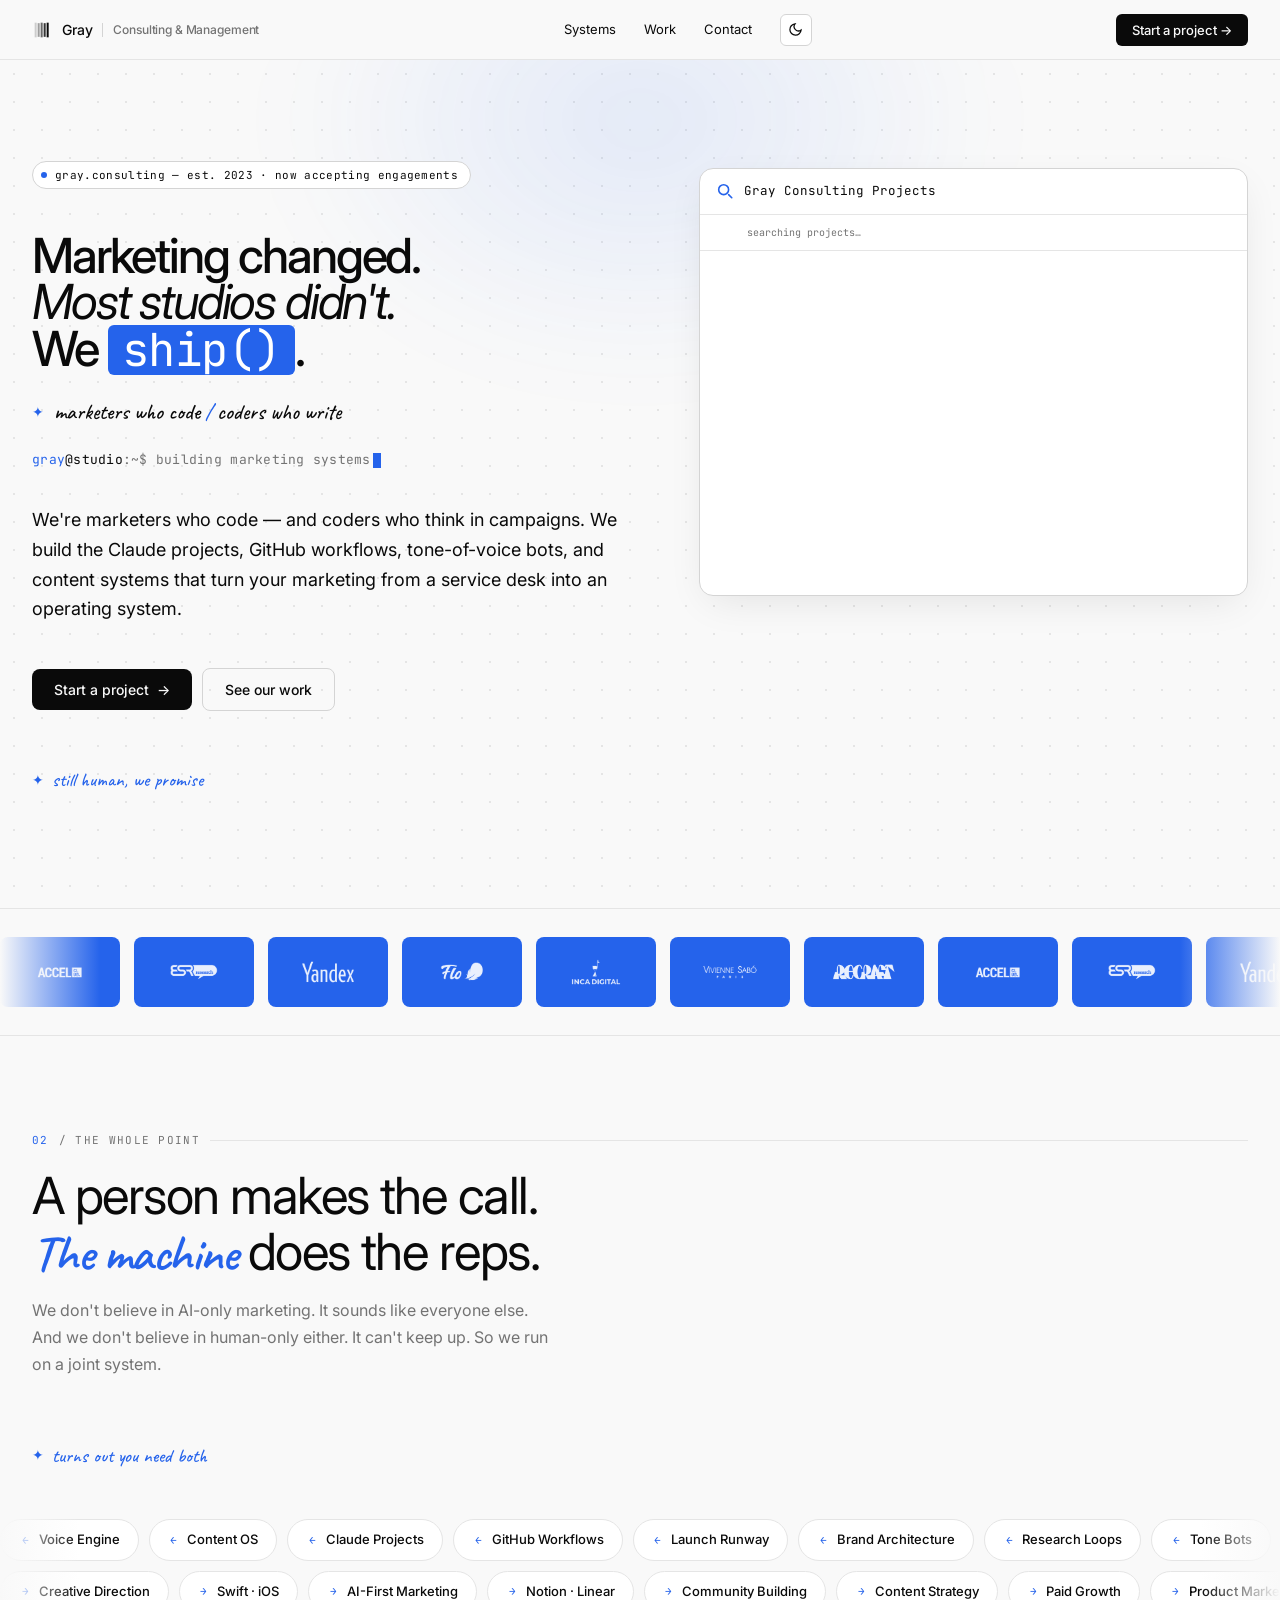
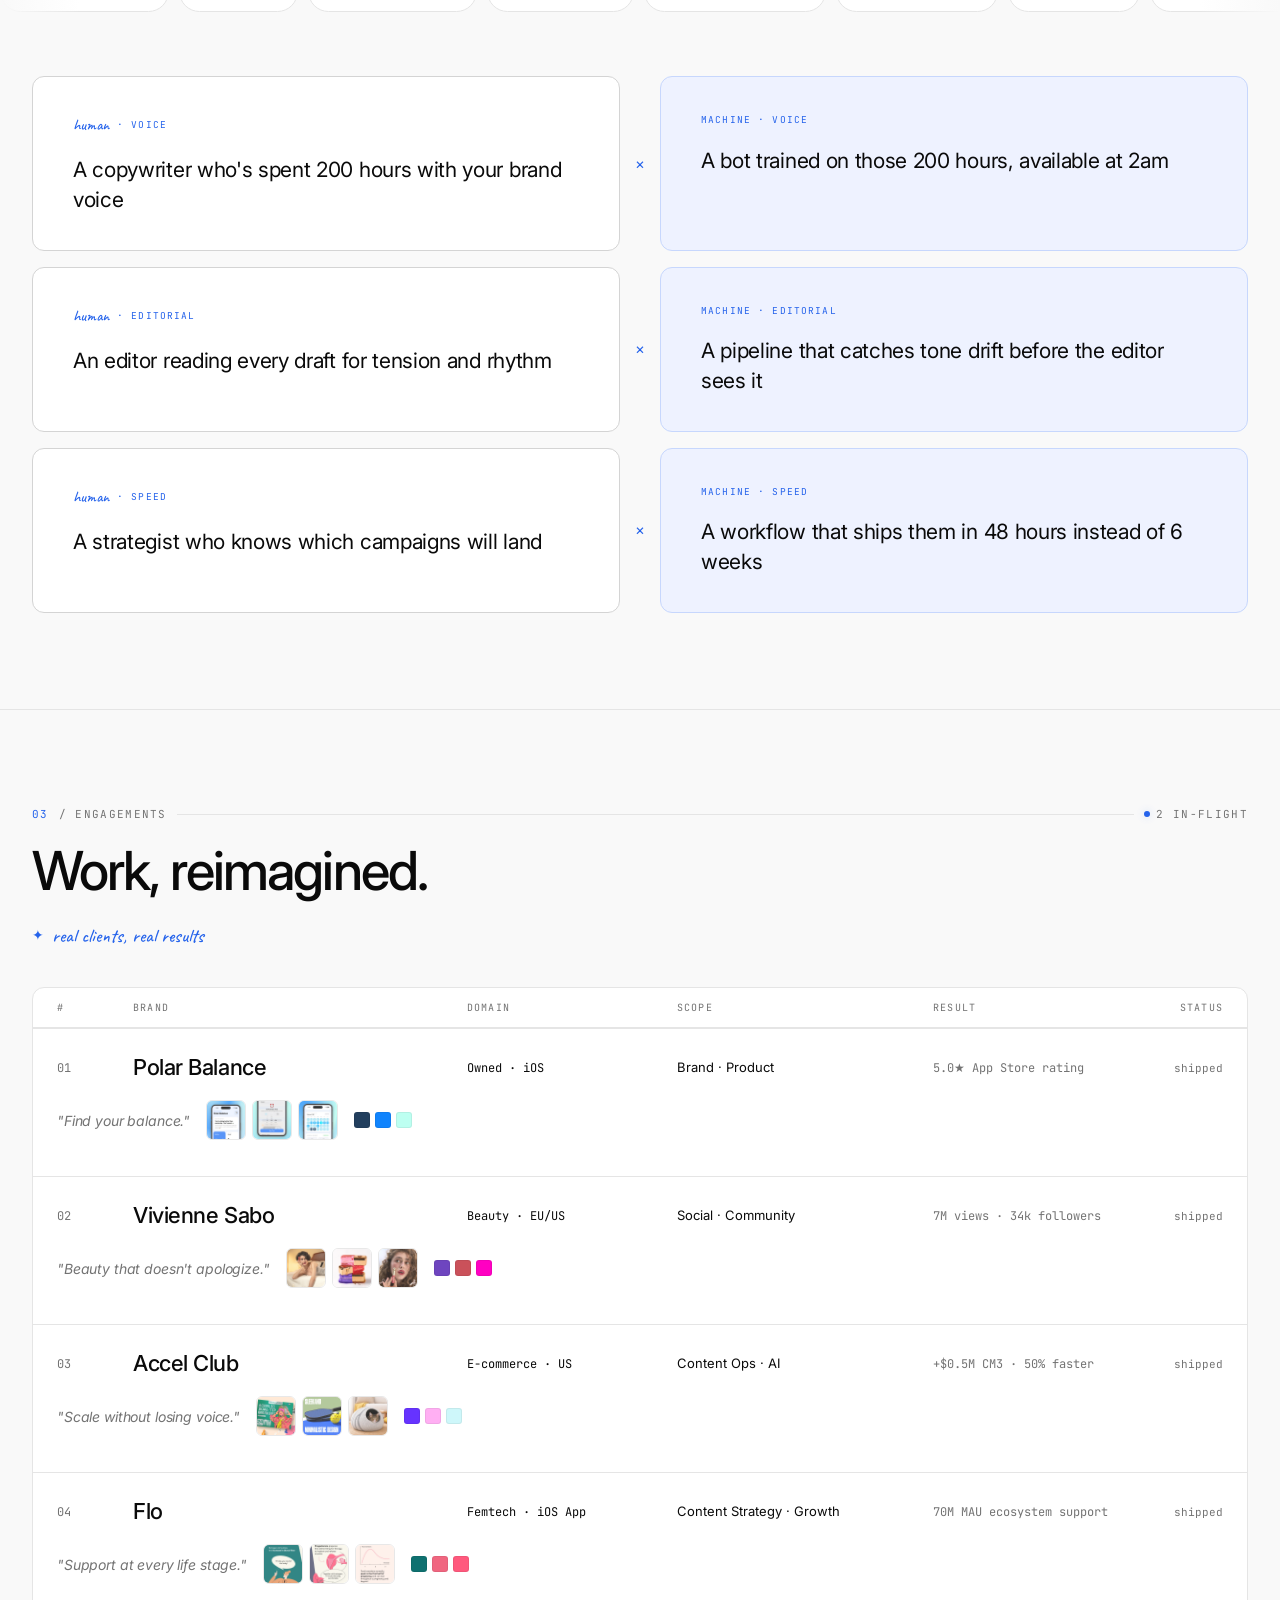
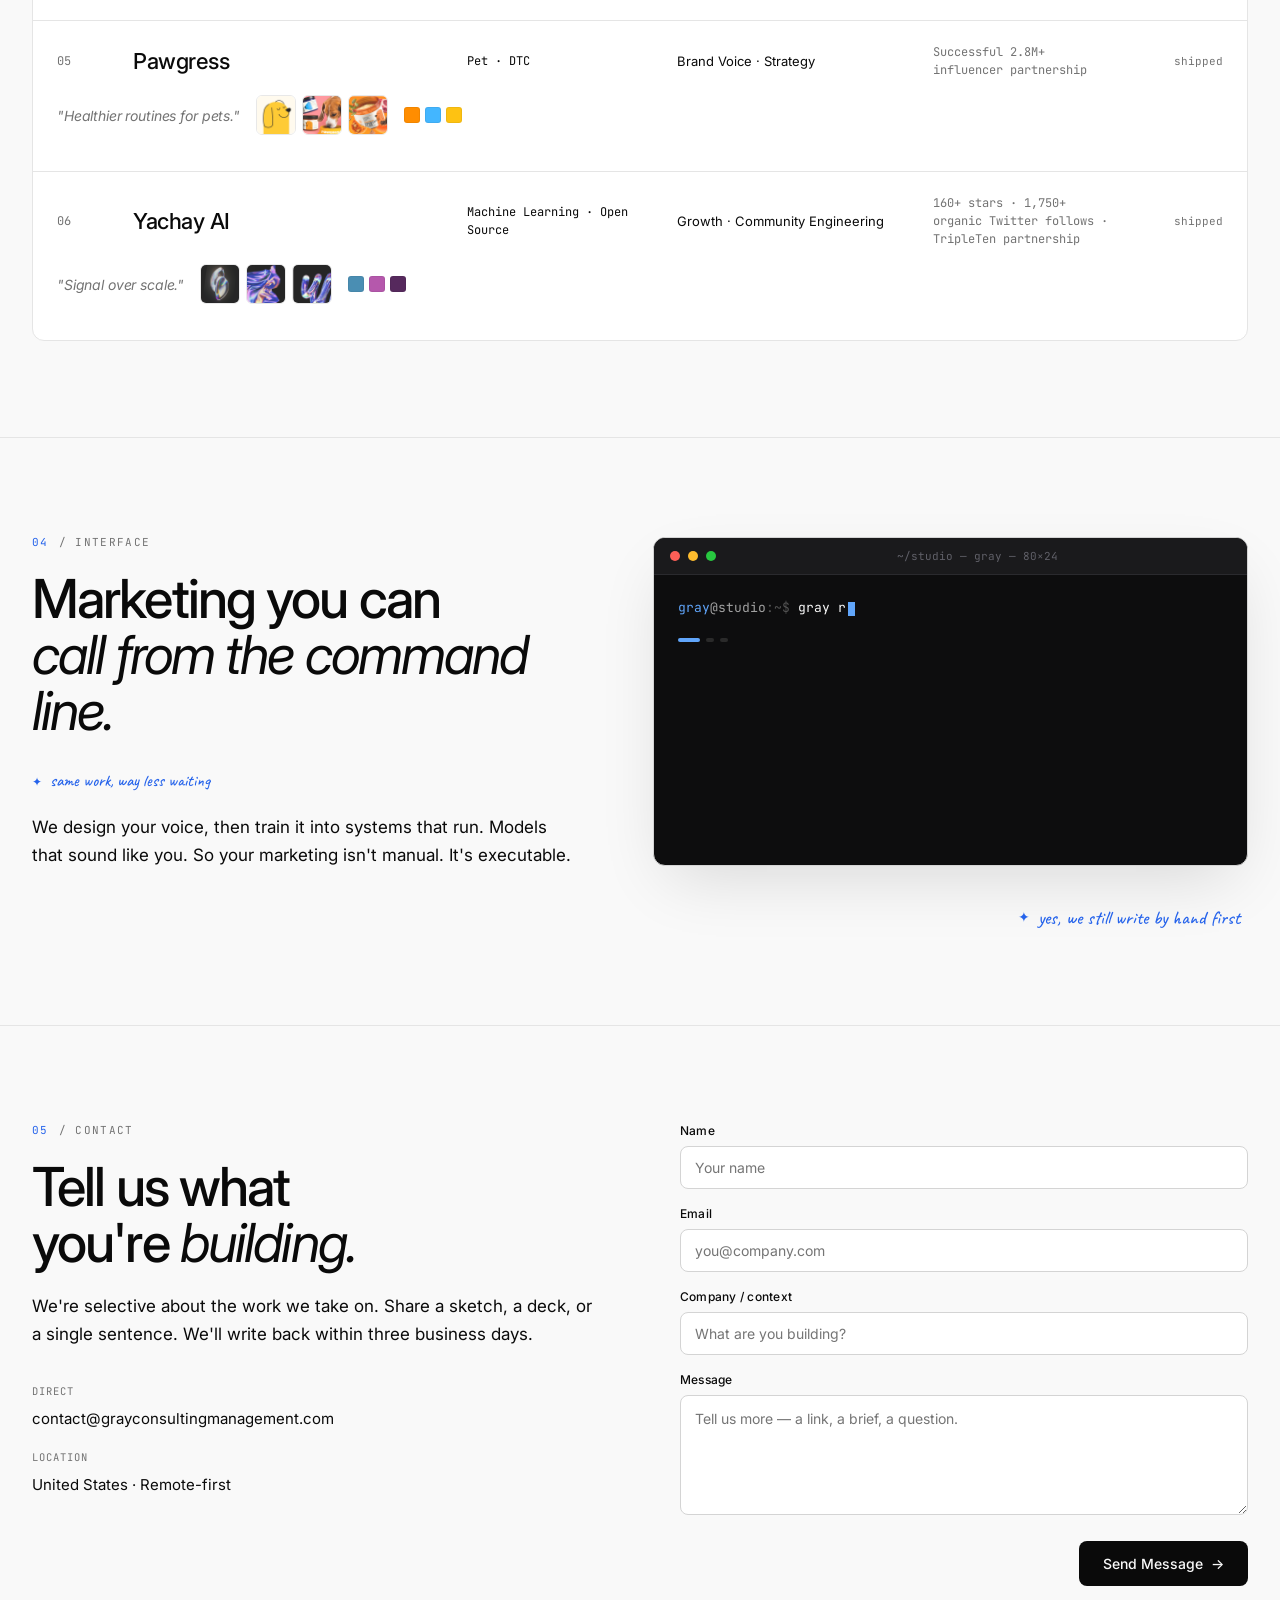
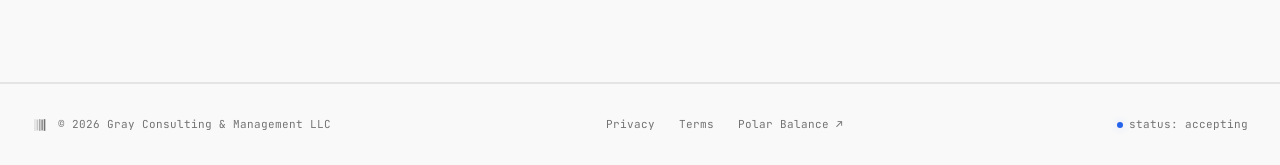
<file: index.html>
<!DOCTYPE html>
<html lang="en" data-theme="light">
<head>
<meta charset="UTF-8">
<meta name="viewport" content="width=device-width, initial-scale=1.0">
<meta name="description" content="Gray Consulting — Tech-native marketing studio. We build the systems modern brands need to ship.">
<title>Gray — Consulting &amp; Management</title>
<script>
  // Apply saved theme before paint to prevent flash
  (function() {
    var t = localStorage.getItem('gc-theme');
    if (t === 'dark') document.documentElement.setAttribute('data-theme','dark');
  })();
</script>
<link rel="preconnect" href="https://fonts.googleapis.com">
<link rel="preconnect" href="https://fonts.gstatic.com" crossorigin>
<link href="https://fonts.googleapis.com/css2?family=Inter:ital,wght@0,300;0,400;0,500;0,600;1,300;1,400;1,500&family=JetBrains+Mono:wght@400;500&family=Caveat:wght@400;500;600&display=block" rel="stylesheet">
<link rel="stylesheet" href="gray-site.css">
<link rel="icon" type="image/svg+xml" href="favicon.svg">
<style>
/* ─────────────────────────────────────────
   HERO
───────────────────────────────────────── */
.hero {
  position:relative; overflow:hidden;
  padding:100px 32px 116px;
  border-bottom:1px solid var(--border);
}
.hero-dots {
  position:absolute; inset:0; pointer-events:none;
  background-image:radial-gradient(circle,var(--border-2) 1px,transparent 1px);
  background-size:28px 28px; opacity:.55;
}
.hero-glow {
  position:absolute; top:-220px; left:50%; transform:translateX(-50%);
  width:800px; height:560px; pointer-events:none;
  background:radial-gradient(ellipse at center,var(--signal-glow) 0%,transparent 65%);
  filter:blur(50px); opacity:.55;
}
.hero-inner {
  max-width:1280px; margin:0 auto; position:relative;
  display:grid; grid-template-columns:1fr 0.9fr; gap:56px; align-items:start;
}
.hero-content { min-width:0; }

/* ── Handwritten annotations ── */
.hand-note {
  font-family:'Caveat',cursive; font-size:19px; font-weight:500;
  color:var(--signal); line-height:1.2; pointer-events:none;
  display:inline-flex; align-items:center; gap:8px; margin-top:18px;
  letter-spacing:normal;
}
.hero-content > .hand-note {
  margin-top:10px;
}
.spark {
  display:inline-block; color:var(--signal);
  font-size:14px; line-height:1; flex-shrink:0;
  font-family:serif;
}

/* "Marketers who code / coders who write" hero tagline */
.hero-tagline {
  display:flex; align-items:center; gap:10px;
  margin-bottom:24px;
}
.hero-tagline-text {
  font-family:'Caveat',cursive; font-size:22px; font-weight:500;
  color:var(--fg); line-height:1.2;
}
.hero-tagline-text span { color:var(--signal); }

/* ── Human × Machine section ── */
.hm-intro { max-width:680px; }
.hm-headline {
  font-size:clamp(38px,4vw,60px); font-weight:400;
  letter-spacing:-.03em; line-height:1.08; color:var(--fg);
  margin-bottom:16px;
}
.hm-headline .hm-machine {
  font-family:'Caveat',cursive; font-weight:600;
  color:var(--signal); font-style:normal;
}
.hm-sub { font-size:16px; color:var(--mute); line-height:1.7; max-width:520px; margin-bottom:48px; }
.hm-grid { display:flex; flex-direction:column; gap:16px; }
.hm-row {
  display:grid; grid-template-columns:1fr 40px 1fr;
  align-items:center;
}
.hm-cell {
  padding:36px 40px; border-radius:12px; border:1px solid var(--border-2);
  align-self:stretch;
}
.hm-cell-human { background:var(--surface); }
.hm-cell-machine {
  background:#EEF2FF; border-color:#C7D7FD;
}
[data-theme="dark"] .hm-cell-machine {
  background:rgba(96,165,250,0.07); border-color:rgba(96,165,250,0.18);
}
.hm-sep {
  display:flex; align-items:center; justify-content:center;
  color:var(--signal); font-size:15px; font-weight:400;
}
.hm-tag {
  display:flex; align-items:center; gap:8px;
  margin-bottom:18px;
}
.hm-tag-label {
  font-family:'JetBrains Mono',monospace; font-size:9.5px;
  text-transform:uppercase; letter-spacing:.12em; color:var(--signal);
}
.hm-tag-human-word {
  font-family:'Caveat',cursive; font-size:16px; font-weight:500;
  color:var(--signal); letter-spacing:0; text-transform:none;
}
.hm-desc {
  font-size:21px; font-weight:400; line-height:1.4;
  letter-spacing:-.015em; color:var(--fg);
}

/* ── AI search widget ── */
.ai-search {
  background:var(--surface); border:1px solid var(--border-2);
  border-radius:14px; overflow:hidden;
  box-shadow:0 12px 40px -10px rgba(0,0,0,.10);
  margin-top:8px;
}
.ai-search-bar {
  display:flex; align-items:center; gap:10px;
  padding:13px 16px; border-bottom:1px solid var(--border);
  font-family:'JetBrains Mono',monospace; font-size:12.5px; color:var(--fg);
}
.ai-bar-icon {
  width:18px; height:18px; flex-shrink:0;
  color:var(--signal);
}
.ai-query-text { flex:1; transition:opacity .4s ease; }
.ai-meta { transition:opacity .4s ease; }
.ai-qcursor {
  display:inline-block; width:7px; height:13px;
  background:var(--signal); vertical-align:middle; margin-left:1px;
  animation:blink 1.1s steps(1) infinite;
}
.ai-meta {
  padding:10px 16px; border-bottom:1px solid var(--border);
  display:flex; align-items:center; gap:8px;
  font-family:'JetBrains Mono',monospace; font-size:10px; color:var(--mute);
}
.ai-thinking-dots { display:flex; gap:4px; align-items:center; }
.think-dot {
  width:5px; height:5px; border-radius:50%;
  background:var(--signal); opacity:0;
  animation:think-pulse 1.2s ease infinite;
}
.think-dot:nth-child(2) { animation-delay:.18s; }
.think-dot:nth-child(3) { animation-delay:.36s; }
@keyframes think-pulse {
  0%,100% { opacity:0; transform:scale(.75); }
  50%      { opacity:1; transform:scale(1); }
}
.ai-results {
  display:grid; grid-template-columns:repeat(4,1fr);
  gap:6px; padding:10px;
}
.ai-card {
  border-radius:7px; overflow:hidden;
  border:1px solid var(--border);
  opacity:0; transform:translateY(6px) scale(.98);
  transition:opacity .3s ease, transform .3s ease;
  cursor:default;
}
.ai-card.revealed {
  opacity:1; transform:translateY(0) scale(1);
}
.ai-card img {
  width:100%; height:100px; object-fit:cover; display:block;
}
.ai-card-meta {
  padding:5px 8px;
  font-family:'JetBrains Mono',monospace; font-size:9px;
  color:var(--mute); letter-spacing:.05em; text-transform:uppercase;
  background:var(--surface); line-height:1.4;
}
.ai-card-meta strong { color:var(--fg); font-weight:500; display:block; font-size:9.5px; }

.hero-kicker {
  display:inline-flex; align-items:center; gap:8px;
  padding:5px 12px 5px 8px;
  border:1px solid var(--border-2); border-radius:999px;
  background:var(--surface);
  font-family:'JetBrains Mono',monospace; font-size:11px;
  color:var(--dim); letter-spacing:.03em;
  margin-bottom:44px;
}
.kicker-dot {
  width:6px; height:6px; border-radius:50%; background:var(--signal);
  box-shadow:0 0 0 0 var(--signal-glow);
  animation:pulse-dot 2.4s ease infinite;
}

.hero-headline {
  font-size:48px;
  font-size-adjust: 0.52;
  font-weight:500; line-height:.96; letter-spacing:-.045em;
  color:var(--fg); margin-bottom:24px;
}
.hero-headline em { font-style:italic; font-weight:400; color:var(--dim); }
.code-pill {
  font-family:'JetBrains Mono',monospace; font-weight:400;
  background:var(--signal); color:#fff;
  padding:2px 14px; border-radius:6px; display:inline-block;
  letter-spacing:-.01em;
}
[data-theme="dark"] .code-pill { color:#0A0A0A; }

.hero-terminal {
  font-family:'JetBrains Mono',monospace; font-size:13px;
  color:var(--mute); margin-bottom:36px; letter-spacing:.02em;
}
.t-user { color:var(--signal); }
.t-host { color:var(--dim); }
.t-cursor {
  display:inline-block; width:8px; height:15px;
  background:var(--signal); vertical-align:middle; margin-left:2px;
  animation:blink 1.1s steps(1) infinite;
}

.hero-sub {
  font-size:18px; line-height:1.65; color:var(--dim);
  max-width:600px; margin-bottom:44px;
}

.hero-ctas { display:flex; gap:10px; align-items:center; margin-bottom:48px; }
.btn-primary {
  padding:12px 22px; border-radius:8px;
  background:var(--fg); color:var(--bg); border:none;
  font-size:14px; font-weight:500;
  display:inline-flex; align-items:center; gap:8px;
  transition:opacity .2s;
}
.btn-primary:hover { opacity:.82; }
.btn-secondary {
  padding:12px 22px; border-radius:8px;
  background:transparent; color:var(--fg);
  border:1px solid var(--border-2);
  font-size:14px; font-weight:500;
  display:inline-flex; align-items:center; gap:8px;
  transition:border-color .2s;
}
.btn-secondary:hover { border-color:var(--signal); }

.hero-stats {
  display:grid; grid-template-columns:repeat(4,1fr);
  border:1px solid var(--border); border-radius:12px;
  overflow:hidden; background:var(--surface);
}
.hero-stat {
  padding:24px; border-right:1px solid var(--border);
}
.hero-stat:last-child { border-right:none; }
.stat-num {
  font-size:42px; font-weight:500; letter-spacing:-.03em;
  line-height:1; color:var(--fg); margin-bottom:8px;
}
.stat-label {
  font-family:'JetBrains Mono',monospace; font-size:10.5px;
  color:var(--mute); text-transform:uppercase; letter-spacing:.08em;
}

/* ─────────────────────────────────────────
   MANIFESTO
───────────────────────────────────────── */
.manifesto {
  padding:72px 0;
  border-bottom:1px solid var(--border);
  overflow:hidden;
}
.manifesto-inner {
  display:flex; align-items:flex-end; justify-content:space-between; gap:40px;
}
.manifesto-text {
  font-size:clamp(32px,3.8vw,56px); font-weight:400;
  letter-spacing:-.035em; line-height:1.1; color:var(--fg);
  font-style:italic; max-width:700px;
}
.manifesto-text u {
  text-decoration-color:var(--signal); text-underline-offset:5px;
  text-decoration-thickness:2px; font-style:normal;
}
.manifesto-aside {
  flex-shrink:0; text-align:right; padding-bottom:6px;
}
.manifesto-tag {
  font-family:'JetBrains Mono',monospace; font-size:11px;
  color:var(--mute); letter-spacing:.08em; display:block; margin-bottom:10px;
}
.manifesto-rule {
  display:block; width:48px; height:1px; background:var(--signal); margin-left:auto;
}

/* ─────────────────────────────────────────
   LOGOS MARQUEE
───────────────────────────────────────── */
.logos-band {
  padding:28px 0; border-bottom:1px solid var(--border);
  overflow:hidden; position:relative;
}
.logos-band::before,.logos-band::after {
  content:''; position:absolute; top:0; bottom:0; width:100px; z-index:2; pointer-events:none;
}
.logos-band::before { left:0; background:linear-gradient(to right,var(--bg),transparent); }
.logos-band::after  { right:0; background:linear-gradient(to left,var(--bg),transparent); }
.logos-track {
  display:flex; gap:14px; align-items:center;
  animation:scroll-left 30s linear infinite;
  width:max-content;
}
.logo-pill {
  display:flex; align-items:center; justify-content:center;
  flex-shrink:0; width:120px; height:70px;
  border-radius:8px; border:none;
  background:var(--signal); padding:12px 16px;
}
.logo-pill img {
  max-width:100%; max-height:100%; object-fit:contain;
  filter:brightness(0) invert(1); opacity:.9;
  transition:opacity .2s;
}
.logo-pill:hover img { opacity:1; }

/* ─────────────────────────────────────────
   SECTION SHARED
───────────────────────────────────────── */
.section-label {
  display:flex; align-items:center; gap:10px;
  font-family:'JetBrains Mono',monospace; font-size:11px;
  color:var(--mute); text-transform:uppercase; letter-spacing:.12em;
  margin-bottom:20px;
}
.section-label .num { color:var(--signal); }
.section-label .line { flex:1; height:1px; background:var(--border); }
.section-title {
  font-size:clamp(40px,4.2vw,64px); font-weight:500;
  letter-spacing:-.035em; line-height:1.04; color:var(--fg);
  margin-bottom:16px;
}
.section-title em { font-style:italic; font-weight:400; color:var(--dim); }
.section-sub { font-size:17px; color:var(--dim); line-height:1.65; max-width:560px; }
.inner { max-width:1280px; margin:0 auto; padding:0 32px; }

/* ─────────────────────────────────────────
   SKILLS / SYSTEMS
───────────────────────────────────────── */
.systems { padding:96px 0; border-bottom:1px solid var(--border); overflow:hidden; }

.skills-runner {
  display:flex; flex-direction:column; gap:10px;
  margin:52px 0 64px; overflow:hidden; position:relative;
}
.skills-runner::before,.skills-runner::after {
  content:''; position:absolute; top:0; bottom:0; width:80px; z-index:2; pointer-events:none;
}
.skills-runner::before { left:0; background:linear-gradient(to right,var(--bg),transparent); }
.skills-runner::after  { right:0; background:linear-gradient(to left,var(--bg),transparent); }
.skills-row { display:flex; gap:10px; width:max-content; }
.skills-row-a { animation:scroll-left  22s linear infinite; }
.skills-row-b { animation:scroll-right 26s linear infinite; }
.chip {
  display:inline-flex; align-items:center; gap:7px;
  padding:10px 18px; border-radius:999px;
  border:1px solid var(--border); background:var(--surface);
  font-size:13px; font-weight:500; color:var(--dim);
  white-space:nowrap; flex-shrink:0; transition:border-color .2s,color .2s;
}
.chip-mark {
  font-family:'JetBrains Mono',monospace; font-size:11px; color:var(--signal);
  display:inline-block; width:1.15em; text-align:center;
}
/* Match marquee direction: row A scrolls left, row B scrolls right */
.skills-row-a .chip-mark::before { content:'←'; }
.skills-row-b .chip-mark::before { content:'→'; }
.chip:hover { border-color:var(--signal); color:var(--fg); }

.systems-grid {
  display:grid; grid-template-columns:repeat(2,1fr);
  gap:1px; background:var(--border);
  border:1px solid var(--border); border-radius:12px; overflow:hidden;
}
.sys-card {
  background:var(--surface); padding:36px;
  position:relative; min-height:310px;
  display:flex; flex-direction:column; gap:20px;
  transition:background .3s;
}
.sys-card:hover { background:var(--bg); }
.sys-header { display:flex; justify-content:space-between; align-items:center; }
.sys-tag {
  font-family:'JetBrains Mono',monospace; font-size:11px;
  padding:3px 8px; border:1px solid var(--border-2); border-radius:4px;
  color:var(--dim); letter-spacing:.05em;
}
.sys-stack { font-family:'JetBrains Mono',monospace; font-size:11px; color:var(--mute); }
.sys-viz { height:78px; width:100%; color:var(--dim); }
.sys-name {
  font-size:28px; font-weight:500; letter-spacing:-.025em; color:var(--fg); margin-bottom:8px;
}
.sys-desc { font-size:14px; line-height:1.65; color:var(--dim); margin:0; max-width:480px; }
.sys-cta {
  position:absolute; top:36px; right:36px;
  font-family:'JetBrains Mono',monospace; font-size:11px; color:var(--mute);
  transition:color .2s;
}
.sys-card:hover .sys-cta { color:var(--signal); }

/* ─────────────────────────────────────────
   WORK
───────────────────────────────────────── */
.work { padding:96px 0; border-bottom:1px solid var(--border); }
.work-table {
  border:1px solid var(--border); border-radius:12px;
  overflow:hidden; background:var(--surface);
}
.work-head {
  display:grid; grid-template-columns:52px 2fr 1.2fr 1.5fr 1.2fr 80px;
  gap:24px; padding:12px 24px;
  font-family:'JetBrains Mono',monospace; font-size:10px;
  color:var(--mute); text-transform:uppercase; letter-spacing:.12em;
  border-bottom:1px solid var(--border);
}
.work-row {
  display:grid; grid-template-columns:52px 2fr 1.2fr 1.5fr 1.2fr 80px;
  gap:24px; align-items:center; padding:22px 24px;
  border-top:1px solid var(--border);
  transition:background .2s;
}
.work-row:hover { background:var(--bg); }
.work-idx { font-family:'JetBrains Mono',monospace; font-size:12px; color:var(--mute); }
.work-name {
  font-size:22px; font-weight:500; letter-spacing:-.02em; color:var(--fg);
  transition:transform .2s var(--ease);
}
.work-row:hover .work-name { transform:translateX(6px); }
.work-cat { font-family:'JetBrains Mono',monospace; font-size:12px; color:var(--dim); }
.work-scope { font-size:13px; color:var(--dim); }
.work-result {
  font-family:'JetBrains Mono',monospace; font-size:12px; color:var(--mute);
  transition:color .2s;
}
.work-row:hover .work-result { color:var(--signal); }
.work-status {
  display:flex; justify-content:flex-end; align-items:center; gap:5px;
  font-family:'JetBrains Mono',monospace; font-size:11px;
}
.status-live { color:var(--signal); }
.status-dot {
  width:6px; height:6px; border-radius:50%;
  background:var(--signal); box-shadow:0 0 8px var(--signal-glow); flex-shrink:0;
}
.status-shipped { color:var(--mute); }


/* ─────────────────────────────────────────
   WORK ARTIFACTS
───────────────────────────────────────── */
.work-artifact {
  grid-column:1 / -1;
  display:flex; align-items:center; gap:16px;
  padding:0 0 14px; margin-top:-8px;
  border-bottom:none;
}
.artifact-tagline {
  font-style:italic; font-size:14px; color:var(--mute);
  letter-spacing:-.01em; white-space:nowrap;
}
.artifact-swatches { display:flex; gap:5px; align-items:center; }
.artifact-swatch {
  width:16px; height:16px; border-radius:3px;
  border:1px solid rgba(0,0,0,.06);
  flex-shrink:0;
}
.artifact-thumbs {
  display:flex; gap:6px; align-items:center; overflow:hidden;
}
.artifact-thumb {
  width:40px; height:40px; border-radius:6px;
  object-fit:cover; border:1px solid var(--border);
  flex-shrink:0; opacity:.85;
  transition:opacity .2s,transform .2s;
}
.work-row:hover .artifact-thumb { opacity:1; transform:scale(1.04); }

/* ─────────────────────────────────────────
   TERMINAL
───────────────────────────────────────── */
.terminal-sec { padding:96px 0; border-bottom:1px solid var(--border); }
.terminal-grid {
  display:grid; grid-template-columns:1fr 1.1fr; gap:80px; align-items:center;
}
.term-window {
  border:1px solid var(--border-2); border-radius:12px;
  overflow:hidden; background:#0D0D0E;
  box-shadow:0 24px 64px -16px rgba(0,0,0,.14);
  transition:background .3s ease,border-color .3s ease;
}
/* Terminal flips to white in dark mode */
[data-theme="dark"] .term-window { background:#FAFAFA; border-color:#E5E5E5; box-shadow:0 24px 64px -16px rgba(0,0,0,.06); }
[data-theme="dark"] .term-bar { background:#F0F0F0; border-bottom-color:#E0E0E0; }
[data-theme="dark"] .tb-title { color:#B0B0B0; }
[data-theme="dark"] .term-body { color:#0A0A0A; }
[data-theme="dark"] .tc-user { color:#2563EB; }
[data-theme="dark"] .tc-host { color:#737373; }
[data-theme="dark"] .tc-dollar { color:#B0B0B0; }
[data-theme="dark"] .tc-ok { color:#2563EB; }
[data-theme="dark"] .tc-dim { color:#737373; }
[data-theme="dark"] .tc-cursor { background:#2563EB; }
[data-theme="dark"] .tp-dot { background:#E0E0E0 !important; }
[data-theme="dark"] .tp-dot.active-dot { background:#2563EB !important; }

.term-bar {
  display:flex; align-items:center; gap:8px; padding:10px 16px;
  background:#1A1A1C; border-bottom:1px solid #2A2A2E;
  transition:background .3s ease,border-color .3s ease;
}
.tb-dot { width:10px; height:10px; border-radius:50%; }
.tb-title {
  flex:1; text-align:center;
  font-family:'JetBrains Mono',monospace; font-size:11px; color:#606068;
  transition:color .3s ease;
}
.term-body {
  padding:22px 24px; min-height:290px;
  font-family:'JetBrains Mono',monospace; font-size:13px; line-height:1.75;
  color:#FAFAFA; transition:color .3s ease;
}
.tc-user { color:#60A5FA; }
.tc-host { color:#A1A1A1; }
.tc-dollar { color:#525252; }
.tc-text { color:#FAFAFA; }
.tc-cursor {
  display:inline-block; width:7px; height:14px;
  background:#60A5FA; vertical-align:middle; margin-left:2px;
  animation:blink 1.1s steps(1) infinite;
}
.tc-ok  { color:#60A5FA; }
.tc-dim { color:#A1A1A1; }
.term-progress { display:flex; gap:6px; margin-top:18px; }
.tp-dot { height:4px; border-radius:2px; transition:all .4s ease; background:#2A2A2A; }

/* ─────────────────────────────────────────
   CONTACT
───────────────────────────────────────── */
.contact { padding:96px 0; border-bottom:1px solid var(--border); }
.contact-grid { display:grid; grid-template-columns:1fr 1fr; gap:80px; }
.contact-title {
  font-size:clamp(40px,4.2vw,64px); font-weight:500;
  letter-spacing:-.035em; line-height:1.05; color:var(--fg); margin-bottom:20px;
}
.contact-title em { font-style:italic; font-weight:400; color:var(--dim); }
.contact-sub { font-size:17px; color:var(--dim); line-height:1.65; margin-bottom:36px; }
.contact-direct { margin-top:36px; }
.direct-key {
  font-family:'JetBrains Mono',monospace; font-size:10.5px;
  color:var(--mute); text-transform:uppercase; letter-spacing:.1em; margin-bottom:6px;
}
.contact-direct a { font-size:15px; color:var(--dim); transition:color .2s; }
.contact-direct a:hover { color:var(--signal); }
.contact-form { display:flex; flex-direction:column; gap:16px; }
.field label {
  display:block; font-size:12px; font-weight:500; color:var(--dim);
  margin-bottom:6px; letter-spacing:.02em;
}
.field input,.field textarea {
  width:100%; padding:12px 14px; border-radius:8px;
  background:var(--surface); color:var(--fg);
  border:1px solid var(--border-2); font-size:14px; outline:none;
  transition:border-color .2s,box-shadow .2s;
}
.field input:focus,.field textarea:focus {
  border-color:var(--signal); box-shadow:0 0 0 3px var(--signal-bg);
}
.field textarea { min-height:120px; resize:vertical; line-height:1.6; }
.submit-row { display:flex; justify-content:flex-end; margin-top:4px; }
.btn-submit {
  padding:12px 24px; border-radius:8px;
  background:var(--fg); color:var(--bg); border:none;
  font-size:14px; font-weight:500;
  display:inline-flex; align-items:center; gap:8px;
  transition:opacity .2s;
}
.btn-submit:hover { opacity:.82; }
.sent-msg {
  display:none; font-family:'JetBrains Mono',monospace; font-size:13px;
  color:var(--signal); text-align:right; margin-top:4px;
}

/* ─────────────────────────────────────────
   FOOTER
───────────────────────────────────────── */
.footer {
  padding:32px; border-top:1px solid var(--border);
  display:flex; justify-content:space-between; align-items:center;
  font-family:'JetBrains Mono',monospace; font-size:11px; color:var(--mute);
}
.footer-brand { display:flex; align-items:center; gap:10px; }
.footer-links { display:flex; gap:24px; }
.footer-links a { color:var(--mute); transition:color .2s; }
.footer-links a:hover { color:var(--fg); }
.footer-status { display:flex; align-items:center; gap:6px; }

/* ─────────────────────────────────────────
   ANIMATIONS
───────────────────────────────────────── */
@keyframes blink { 0%,50%{opacity:1} 51%,100%{opacity:0} }
@keyframes pulse-dot {
  0%,100% { box-shadow:0 0 0 0 var(--signal-glow); }
  50%      { box-shadow:0 0 0 5px transparent; }
}
@keyframes scroll-left {
  from { transform:translateX(0); }
  to   { transform:translateX(-50%); }
}
@keyframes scroll-right {
  from { transform:translateX(-50%); }
  to   { transform:translateX(0); }
}
@keyframes fade-up {
  from { opacity:0; transform:translateY(5px); }
  to   { opacity:1; transform:translateY(0); }
}

/* ─────────────────────────────────────────
   RESPONSIVE
───────────────────────────────────────── */
@media (max-width:960px) {
  .hero-inner { grid-template-columns:1fr; }
  .hero-headline { font-size:clamp(34px,8vw,48px); }
  .hero-photos { display:none; }
  .hero-stats { grid-template-columns:repeat(2,1fr); }
  .systems-grid { grid-template-columns:1fr; }
  .work-head,.work-row { grid-template-columns:36px 1fr auto; }
  .work-head span:nth-child(3),.work-head span:nth-child(4),.work-head span:nth-child(5),
  .work-cat,.work-scope,.work-result { display:none; }
  .work-artifact { display:none; }
  .terminal-grid,.contact-grid { grid-template-columns:1fr; }
  .manifesto-inner { flex-direction:column; align-items:flex-start; gap:20px; }
  .manifesto-aside { text-align:left; }
  .manifesto-rule { margin-left:0; }
  .steps { grid-template-columns:repeat(2,1fr); }
}
@media (max-width:600px) {
  .hero { padding:72px 20px 88px; }
  .inner { padding:0 20px; }
  .steps { grid-template-columns:1fr; }
  .hero-stats { grid-template-columns:repeat(2,1fr); }
}
</style>
</head>
<body>

<!-- ══════════════════════════════════════════
     NAV
══════════════════════════════════════════ -->
<nav class="nav">
  <a href="#" class="nav-brand" aria-label="Gray Consulting home">
    <svg viewBox="0 0 120 120" width="20" height="20" fill="currentColor" aria-hidden="true">
      <rect x="16" y="16" width="12" height="88" opacity="0.18"/>
      <rect x="34" y="19" width="12" height="82" opacity="0.38"/>
      <rect x="52" y="16" width="12" height="88" opacity="0.6"/>
      <rect x="70" y="19" width="12" height="82" opacity="0.82"/>
      <rect x="88" y="16" width="12" height="88" opacity="1"/>
    </svg>
    <span>Gray</span>
    <span class="nav-sep" aria-hidden="true"></span>
    <span class="nav-tag">Consulting &amp; Management</span>
  </a>
  <div class="nav-links">
    <a href="#systems">Systems</a>
    <a href="#work">Work</a>
    <a href="#contact">Contact</a>
    <button class="theme-toggle" id="themeToggle" aria-label="Toggle dark/light mode">
      <svg id="iconSun" viewBox="0 0 24 24" fill="none" stroke="currentColor" stroke-width="2" style="display:none">
        <circle cx="12" cy="12" r="5"/>
        <line x1="12" y1="1" x2="12" y2="3"/>
        <line x1="12" y1="21" x2="12" y2="23"/>
        <line x1="4.22" y1="4.22" x2="5.64" y2="5.64"/>
        <line x1="18.36" y1="18.36" x2="19.78" y2="19.78"/>
        <line x1="1" y1="12" x2="3" y2="12"/>
        <line x1="21" y1="12" x2="23" y2="12"/>
        <line x1="4.22" y1="19.78" x2="5.64" y2="18.36"/>
        <line x1="18.36" y1="5.64" x2="19.78" y2="4.22"/>
      </svg>
      <svg id="iconMoon" viewBox="0 0 24 24" fill="none" stroke="currentColor" stroke-width="2">
        <path d="M21 12.79A9 9 0 1 1 11.21 3 7 7 0 0 0 21 12.79z"/>
      </svg>
    </button>
  </div>
  <button class="nav-cta" onclick="document.getElementById('contact').scrollIntoView({behavior:'smooth'})">
    Start a project →
  </button>
</nav>

<!-- ══════════════════════════════════════════
     HERO
══════════════════════════════════════════ -->
<section class="hero" id="hero">
  <div class="hero-dots" aria-hidden="true"></div>
  <div class="hero-glow" aria-hidden="true"></div>
  <div class="hero-inner">
    <div class="hero-content">
      <div class="hero-kicker">
        <span class="kicker-dot" aria-hidden="true"></span>
        <span style="font-family:'JetBrains Mono',monospace">gray.consulting — est. 2023 · now accepting engagements</span>
      </div>

      <h1 class="hero-headline">
        Marketing changed.<br>
        <em>Most studios didn't.</em><br>
        We <span class="code-pill">ship()</span>.
      </h1>

      <div class="hero-tagline">
        <span class="spark">✦</span>
        <span class="hero-tagline-text">marketers who code <span>/</span> coders who write</span>
      </div>

      <div class="hero-terminal" aria-label="Terminal prompt: building marketing systems">
        <span class="t-user">gray</span><span class="t-host">@studio</span><span style="color:var(--mute)">:~$</span>&nbsp;<span id="heroTyped"></span><span class="t-cursor" aria-hidden="true"></span>
      </div>

      <p class="hero-sub">
        We're marketers who code — and coders who think in campaigns.
        We build the Claude projects, GitHub workflows, tone-of-voice bots,
        and content systems that turn your marketing from a service desk into an operating system.
      </p>

      <div class="hero-ctas">
        <button class="btn-primary" onclick="document.getElementById('contact').scrollIntoView({behavior:'smooth'})">
          Start a project <span>→</span>
        </button>
        <button class="btn-secondary" onclick="document.getElementById('work').scrollIntoView({behavior:'smooth'})">
          See our work
        </button>
      </div>
      <span class="hand-note" aria-hidden="true"><span class="spark">✦</span> still human, we promise</span>

    </div><!-- /.hero-content -->

    <!-- AI search widget -->
    <div class="ai-search" id="aiSearch" role="region" aria-label="AI project search demo">
      <div class="ai-search-bar">
        <svg class="ai-bar-icon" viewBox="0 0 20 20" fill="none" stroke="currentColor" stroke-width="1.8" aria-hidden="true">
          <circle cx="8.5" cy="8.5" r="5.5"/>
          <path d="M14 14l3.5 3.5" stroke-linecap="round"/>
        </svg>
        <span class="ai-query-text" id="aiQueryText"></span><span class="ai-qcursor" id="aiQcursor" aria-hidden="true"></span>
      </div>
      <div class="ai-meta" id="aiMeta" style="display:none">
        <div class="ai-thinking-dots" id="aiDots">
          <span class="think-dot"></span>
          <span class="think-dot"></span>
          <span class="think-dot"></span>
        </div>
        <span id="aiMetaText">searching projects…</span>
      </div>
      <div class="ai-results" id="aiResults" style="padding:12px">
        <div class="ai-card" id="aic0"><img src="AI-Search/Polar Balance.png" alt="Polar Balance"><div class="ai-card-meta"><strong>Polar Balance</strong>Launched solo · 5.0★ App Store</div></div>
        <div class="ai-card" id="aic1"><img src="AI-Search/Vivienne Sabo.png" alt="Vivienne Sabo"><div class="ai-card-meta"><strong>Vivienne Sabo</strong>Social · Community Growth</div></div>
        <div class="ai-card" id="aic2"><img src="AI-Search/Accel Club.png" alt="Accel Club"><div class="ai-card-meta"><strong>Accel Club</strong>AI Content Ops · 12 brands</div></div>
        <div class="ai-card" id="aic3"><img src="AI-Search/Yachay.png" alt="Yachay AI"><div class="ai-card-meta"><strong>Yachay AI</strong>Growth · B2D GTM</div></div>
        <div class="ai-card" id="aic4"><img src="AI-Search/Geotagging.png" alt="Geotagging API"><div class="ai-card-meta"><strong>Geotagging API</strong>Dev Newsletter · Content Strategy</div></div>
        <div class="ai-card" id="aic5"><img src="AI-Search/FireSafe.png" alt="FireSafe California"><div class="ai-card-meta"><strong>FireSafe California</strong>Partner outreach · Firefighting orgs</div></div>
        <div class="ai-card" id="aic6"><img src="AI-Search/Gaoye.png" alt="Gaoye"><div class="ai-card-meta"><strong>Gaoye</strong>Model Casting · Photoshoots</div></div>
        <div class="ai-card" id="aic7"><img src="AI-Search/Inca Digital.png" alt="Inca Digital"><div class="ai-card-meta"><strong>Inca Digital</strong>Product marketing · B2B SaaS launches</div></div>
      </div>
    </div><!-- /.ai-search -->

  </div>
</section>


<!-- ══════════════════════════════════════════
     LOGOS
══════════════════════════════════════════ -->
<div class="logos-band" aria-label="Brands we've worked with">
  <div class="logos-track" role="list">
    <!-- Set 1 (real) -->
    <div class="logo-pill" role="listitem"><img src="logos/1.png" alt="Client 1"></div>
    <div class="logo-pill" role="listitem"><img src="logos/2.png" alt="Client 2"></div>
    <div class="logo-pill" role="listitem"><img src="logos/3.png" alt="Client 3"></div>
    <div class="logo-pill" role="listitem"><img src="logos/4.png" alt="Client 4"></div>
    <div class="logo-pill" role="listitem"><img src="logos/5.png" alt="Client 5"></div>
    <div class="logo-pill" role="listitem"><img src="logos/6.png" alt="Client 6"></div>
    <div class="logo-pill" role="listitem"><img src="logos/7.png" alt="Client 7"></div>
    <!-- Set 2 -->
    <div class="logo-pill" aria-hidden="true"><img src="logos/1.png" alt=""></div>
    <div class="logo-pill" aria-hidden="true"><img src="logos/2.png" alt=""></div>
    <div class="logo-pill" aria-hidden="true"><img src="logos/3.png" alt=""></div>
    <div class="logo-pill" aria-hidden="true"><img src="logos/4.png" alt=""></div>
    <div class="logo-pill" aria-hidden="true"><img src="logos/5.png" alt=""></div>
    <div class="logo-pill" aria-hidden="true"><img src="logos/6.png" alt=""></div>
    <div class="logo-pill" aria-hidden="true"><img src="logos/7.png" alt=""></div>
    <!-- Set 3 -->
    <div class="logo-pill" aria-hidden="true"><img src="logos/1.png" alt=""></div>
    <div class="logo-pill" aria-hidden="true"><img src="logos/2.png" alt=""></div>
    <div class="logo-pill" aria-hidden="true"><img src="logos/3.png" alt=""></div>
    <div class="logo-pill" aria-hidden="true"><img src="logos/4.png" alt=""></div>
    <div class="logo-pill" aria-hidden="true"><img src="logos/5.png" alt=""></div>
    <div class="logo-pill" aria-hidden="true"><img src="logos/6.png" alt=""></div>
    <div class="logo-pill" aria-hidden="true"><img src="logos/7.png" alt=""></div>
    <!-- Set 4 -->
    <div class="logo-pill" aria-hidden="true"><img src="logos/1.png" alt=""></div>
    <div class="logo-pill" aria-hidden="true"><img src="logos/2.png" alt=""></div>
    <div class="logo-pill" aria-hidden="true"><img src="logos/3.png" alt=""></div>
    <div class="logo-pill" aria-hidden="true"><img src="logos/4.png" alt=""></div>
    <div class="logo-pill" aria-hidden="true"><img src="logos/5.png" alt=""></div>
    <div class="logo-pill" aria-hidden="true"><img src="logos/6.png" alt=""></div>
    <div class="logo-pill" aria-hidden="true"><img src="logos/7.png" alt=""></div>
  </div>
</div>

<!-- ══════════════════════════════════════════
     SYSTEMS / SKILLS
══════════════════════════════════════════ -->
<section class="systems" id="systems">
  <div class="inner">
    <div class="section-label">
      <span class="num">02</span>
      <span>/ the whole point</span>
      <span class="line"></span>
    </div>
    <div class="hm-intro">
      <h2 class="hm-headline">
        A person makes the call.<br>
        <span class="hm-machine">The machine</span> does the reps.
      </h2>
      <p class="hm-sub">
        We don't believe in AI-only marketing. It sounds like everyone else.
        And we don't believe in human-only either. It can't keep up.
        So we run on a joint system.
      </p>
      <span class="hand-note" aria-hidden="true"><span class="spark">✦</span> turns out you need both </span>
    </div>
  </div>

  <!-- Continuously scrolling skill runner -->
  <div class="skills-runner" aria-label="Our capabilities">
    <div class="skills-row skills-row-a">
      <span class="chip"><span class="chip-mark" aria-hidden="true"></span> Voice Engine</span>
      <span class="chip"><span class="chip-mark" aria-hidden="true"></span> Content OS</span>
      <span class="chip"><span class="chip-mark" aria-hidden="true"></span> Claude Projects</span>
      <span class="chip"><span class="chip-mark" aria-hidden="true"></span> GitHub Workflows</span>
      <span class="chip"><span class="chip-mark" aria-hidden="true"></span> Launch Runway</span>
      <span class="chip"><span class="chip-mark" aria-hidden="true"></span> Brand Architecture</span>
      <span class="chip"><span class="chip-mark" aria-hidden="true"></span> Research Loops</span>
      <span class="chip"><span class="chip-mark" aria-hidden="true"></span> Tone Bots</span>
      <span class="chip"><span class="chip-mark" aria-hidden="true"></span> SEO Systems</span>
      <span class="chip"><span class="chip-mark" aria-hidden="true"></span> Positioning</span>
      <span class="chip"><span class="chip-mark" aria-hidden="true"></span> Go-to-Market</span>
      <!-- duplicate -->
      <span class="chip" aria-hidden="true"><span class="chip-mark" aria-hidden="true"></span> Voice Engine</span>
      <span class="chip" aria-hidden="true"><span class="chip-mark" aria-hidden="true"></span> Content OS</span>
      <span class="chip" aria-hidden="true"><span class="chip-mark" aria-hidden="true"></span> Claude Projects</span>
      <span class="chip" aria-hidden="true"><span class="chip-mark" aria-hidden="true"></span> GitHub Workflows</span>
      <span class="chip" aria-hidden="true"><span class="chip-mark" aria-hidden="true"></span> Launch Runway</span>
      <span class="chip" aria-hidden="true"><span class="chip-mark" aria-hidden="true"></span> Brand Architecture</span>
      <span class="chip" aria-hidden="true"><span class="chip-mark" aria-hidden="true"></span> Research Loops</span>
      <span class="chip" aria-hidden="true"><span class="chip-mark" aria-hidden="true"></span> Tone Bots</span>
      <span class="chip" aria-hidden="true"><span class="chip-mark" aria-hidden="true"></span> SEO Systems</span>
      <span class="chip" aria-hidden="true"><span class="chip-mark" aria-hidden="true"></span> Positioning</span>
      <span class="chip" aria-hidden="true"><span class="chip-mark" aria-hidden="true"></span> Go-to-Market</span>
    </div>
    <div class="skills-row skills-row-b">
      <span class="chip"><span class="chip-mark" aria-hidden="true"></span> Creative Direction</span>
      <span class="chip"><span class="chip-mark" aria-hidden="true"></span> Swift · iOS</span>
      <span class="chip"><span class="chip-mark" aria-hidden="true"></span> AI-First Marketing</span>
      <span class="chip"><span class="chip-mark" aria-hidden="true"></span> Notion · Linear</span>
      <span class="chip"><span class="chip-mark" aria-hidden="true"></span> Community Building</span>
      <span class="chip"><span class="chip-mark" aria-hidden="true"></span> Content Strategy</span>
      <span class="chip"><span class="chip-mark" aria-hidden="true"></span> Paid Growth</span>
      <span class="chip"><span class="chip-mark" aria-hidden="true"></span> Product Marketing</span>
      <span class="chip"><span class="chip-mark" aria-hidden="true"></span> Campaign Strategy</span>
      <span class="chip"><span class="chip-mark" aria-hidden="true"></span> Analytics Systems</span>
      <span class="chip"><span class="chip-mark" aria-hidden="true"></span> Video Production</span>
      <!-- duplicate -->
      <span class="chip" aria-hidden="true"><span class="chip-mark" aria-hidden="true"></span> Creative Direction</span>
      <span class="chip" aria-hidden="true"><span class="chip-mark" aria-hidden="true"></span> Swift · iOS</span>
      <span class="chip" aria-hidden="true"><span class="chip-mark" aria-hidden="true"></span> AI-First Marketing</span>
      <span class="chip" aria-hidden="true"><span class="chip-mark" aria-hidden="true"></span> Notion · Linear</span>
      <span class="chip" aria-hidden="true"><span class="chip-mark" aria-hidden="true"></span> Community Building</span>
      <span class="chip" aria-hidden="true"><span class="chip-mark" aria-hidden="true"></span> Content Strategy</span>
      <span class="chip" aria-hidden="true"><span class="chip-mark" aria-hidden="true"></span> Paid Growth</span>
      <span class="chip" aria-hidden="true"><span class="chip-mark" aria-hidden="true"></span> Product Marketing</span>
      <span class="chip" aria-hidden="true"><span class="chip-mark" aria-hidden="true"></span> Campaign Strategy</span>
      <span class="chip" aria-hidden="true"><span class="chip-mark" aria-hidden="true"></span> Analytics Systems</span>
      <span class="chip" aria-hidden="true"><span class="chip-mark" aria-hidden="true"></span> Video Production</span>
    </div>
  </div>

  <!-- Human × Machine pairs -->
  <div class="inner">
    <div class="hm-grid">
      <!-- Row 1: Voice -->
      <div class="hm-row">
        <div class="hm-cell hm-cell-human">
          <div class="hm-tag">
            <span class="hm-tag-human-word">human</span>
            <span class="hm-tag-label">· Voice</span>
          </div>
          <p class="hm-desc">A copywriter who's spent 200 hours with your brand voice</p>
        </div>
        <div class="hm-sep">×</div>
        <div class="hm-cell hm-cell-machine">
          <div class="hm-tag">
            <span class="hm-tag-label">Machine · Voice</span>
          </div>
          <p class="hm-desc">A bot trained on those 200 hours, available at 2am</p>
        </div>
      </div>
      <!-- Row 2: Editorial -->
      <div class="hm-row">
        <div class="hm-cell hm-cell-human">
          <div class="hm-tag">
            <span class="hm-tag-human-word">human</span>
            <span class="hm-tag-label">· Editorial</span>
          </div>
          <p class="hm-desc">An editor reading every draft for tension and rhythm</p>
        </div>
        <div class="hm-sep">×</div>
        <div class="hm-cell hm-cell-machine">
          <div class="hm-tag">
            <span class="hm-tag-label">Machine · Editorial</span>
          </div>
          <p class="hm-desc">A pipeline that catches tone drift before the editor sees it</p>
        </div>
      </div>
      <!-- Row 3: Speed -->
      <div class="hm-row">
        <div class="hm-cell hm-cell-human">
          <div class="hm-tag">
            <span class="hm-tag-human-word">human</span>
            <span class="hm-tag-label">· Speed</span>
          </div>
          <p class="hm-desc">A strategist who knows which campaigns will land</p>
        </div>
        <div class="hm-sep">×</div>
        <div class="hm-cell hm-cell-machine">
          <div class="hm-tag">
            <span class="hm-tag-label">Machine · Speed</span>
          </div>
          <p class="hm-desc">A workflow that ships them in 48 hours instead of 6 weeks</p>
        </div>
      </div>
    </div>
  </div>
</section>

<!-- ══════════════════════════════════════════
     WORK
══════════════════════════════════════════ -->
<section class="work" id="work">
  <div class="inner" style="margin-bottom:40px">
    <div class="section-label">
      <span class="num">03</span>
      <span>/ engagements</span>
      <span class="line"></span>
      <span style="display:inline-flex;align-items:center;gap:6px">
        <span class="status-dot" aria-hidden="true"></span>2 in-flight
      </span>
    </div>
    <h2 class="section-title">Work, reimagined.</h2>
    <span class="hand-note" aria-hidden="true" style="margin-top:10px"><span class="spark">✦</span> real clients, real results</span>
  </div>
  <div class="inner">
    <div class="work-table">
      <div class="work-head" aria-hidden="true">
        <span>#</span>
        <span>brand</span>
        <span>domain</span>
        <span>scope</span>
        <span>result</span>
        <span style="text-align:right">status</span>
      </div>
      <a class="work-row" href="/PolarBalance/">
        <span class="work-idx">01</span>
        <span class="work-name">Polar Balance</span>
        <span class="work-cat">Owned · iOS</span>
        <span class="work-scope">Brand · Product</span>
        <span class="work-result">5.0★ App Store rating</span>
        <span class="work-status status-shipped">shipped</span>
        <div class="work-artifact">
          <span class="artifact-tagline">"Find your balance."</span>
          <div class="artifact-thumbs">
            <img class="artifact-thumb" src="Homepage Previews/PolarBalance1.png" alt="Polar Balance app">
            <img class="artifact-thumb" src="Homepage Previews/PolarBalance2.png" alt="Polar Balance mood">
            <img class="artifact-thumb" src="Homepage Previews/PolarBalance3.png" alt="Polar Balance dashboard">
          </div>
          <div class="artifact-swatches">
            <span class="artifact-swatch" style="background:#223F5E" title="Navy"></span>
            <span class="artifact-swatch" style="background:#1084FD" title="Blue"></span>
            <span class="artifact-swatch" style="background:#BDFFF1" title="Mint"></span>
          </div>
        </div>
      </a>
      <a class="work-row" href="/VivienneSabo/">
        <span class="work-idx">02</span>
        <span class="work-name">Vivienne Sabo</span>
        <span class="work-cat">Beauty · EU/US</span>
        <span class="work-scope">Social · Community</span>
        <span class="work-result">7M views · 34k followers</span>
        <span class="work-status status-shipped">shipped</span>
        <div class="work-artifact">
          <span class="artifact-tagline">"Beauty that doesn't apologize."</span>
          <div class="artifact-thumbs">
            <img class="artifact-thumb" src="Homepage Previews/VivienneSabo1.png" alt="Vivienne Sabo campaign">
            <img class="artifact-thumb" src="Homepage Previews/VivienneSabo2.png" alt="Vivienne Sabo content">
            <img class="artifact-thumb" src="Homepage Previews/VivienneSabo3.png" alt="Vivienne Sabo social">
          </div>
          <div class="artifact-swatches">
            <span class="artifact-swatch" style="background:#6E45BF" title="Violet"></span>
            <span class="artifact-swatch" style="background:#CA515A" title="Rose Red"></span>
            <span class="artifact-swatch" style="background:#FF00C2" title="Magenta"></span>
          </div>
        </div>
      </a>
      <a class="work-row" href="/AccelClub/index.html">
        <span class="work-idx">03</span>
        <span class="work-name">Accel Club</span>
        <span class="work-cat">E-commerce · US</span>
        <span class="work-scope">Content Ops · AI</span>
        <span class="work-result">+$0.5M CM3 · 50% faster</span>
        <span class="work-status status-shipped">shipped</span>
        <div class="work-artifact">
          <span class="artifact-tagline">"Scale without losing voice."</span>
          <div class="artifact-thumbs">
            <img class="artifact-thumb" src="Homepage Previews/AccelClub1.png" alt="Accel Club preview 1">
            <img class="artifact-thumb" src="Homepage Previews/AccelClub2.png" alt="Accel Club preview 2">
            <img class="artifact-thumb" src="Homepage Previews/AccelClub3.png" alt="Accel Club preview 3">
          </div>
          <div class="artifact-swatches">
            <span class="artifact-swatch" style="background:#6633FF" title="Indigo"></span>
            <span class="artifact-swatch" style="background:#FFAFF3" title="Pink"></span>
            <span class="artifact-swatch" style="background:#CEF7FA" title="Ice"></span>
          </div>
        </div>
      </a>
      <a class="work-row" href="/Flo/">
        <span class="work-idx">04</span>
        <span class="work-name">Flo</span>
        <span class="work-cat">Femtech · iOS App</span>
        <span class="work-scope">Content Strategy · Growth</span>
        <span class="work-result">70M MAU ecosystem support</span>
        <span class="work-status status-shipped">shipped</span>
        <div class="work-artifact">
          <span class="artifact-tagline">"Support at every life stage."</span>
          <div class="artifact-thumbs">
            <img class="artifact-thumb" src="Homepage Previews/Flo1.png" alt="Flo preview 1">
            <img class="artifact-thumb" src="Homepage Previews/Flo2.png" alt="Flo preview 2">
            <img class="artifact-thumb" src="Homepage Previews/Flo3.png" alt="Flo preview 3">
          </div>
          <div class="artifact-swatches">
            <span class="artifact-swatch" style="background:#0F7170" title="Teal"></span>
            <span class="artifact-swatch" style="background:#F06680" title="Rose"></span>
            <span class="artifact-swatch" style="background:#FF597D" title="Pink"></span>
          </div>
        </div>
      </a>
      <a class="work-row" href="/Pawgress/">
        <span class="work-idx">05</span>
        <span class="work-name">Pawgress</span>
        <span class="work-cat">Pet · DTC</span>
        <span class="work-scope">Brand Voice · Strategy</span>
        <span class="work-result">Successful 2.8M+ influencer partnership</span>
        <span class="work-status status-shipped">shipped</span>
        <div class="work-artifact">
          <span class="artifact-tagline">"Healthier routines for pets."</span>
          <div class="artifact-thumbs">
            <img class="artifact-thumb" src="Homepage Previews/Pawgress1.png" alt="Pawgress preview 1">
            <img class="artifact-thumb" src="Homepage Previews/Pawgress2.png" alt="Pawgress preview 2">
            <img class="artifact-thumb" src="Homepage Previews/Pawgress3.png" alt="Pawgress preview 3">
          </div>
          <div class="artifact-swatches">
            <span class="artifact-swatch" style="background:#FF8D00" title="Orange"></span>
            <span class="artifact-swatch" style="background:#43B6FF" title="Sky"></span>
            <span class="artifact-swatch" style="background:#FEC212" title="Yellow"></span>
          </div>
        </div>
      </a>
      <a class="work-row" href="/YachayAI/">
        <span class="work-idx">06</span>
        <span class="work-name">Yachay AI</span>
        <span class="work-cat">Machine Learning · Open Source</span>
        <span class="work-scope">Growth · Community Engineering</span>
        <span class="work-result">160+ stars · 1,750+ organic Twitter follows · TripleTen partnership</span>
        <span class="work-status status-shipped">shipped</span>
        <div class="work-artifact">
          <span class="artifact-tagline">"Signal over scale."</span>
          <div class="artifact-thumbs">
            <img class="artifact-thumb" src="Homepage Previews/YachayAI1.png" alt="Yachay AI preview 1">
            <img class="artifact-thumb" src="Homepage Previews/YachayAI2.png" alt="Yachay AI preview 2">
            <img class="artifact-thumb" src="Homepage Previews/YachayAI3.png" alt="Yachay AI preview 3">
          </div>
          <div class="artifact-swatches">
            <span class="artifact-swatch" style="background:#4A8EB3" title="Blue"></span>
            <span class="artifact-swatch" style="background:#B558AC" title="Magenta"></span>
            <span class="artifact-swatch" style="background:#56295D" title="Plum"></span>
          </div>
        </div>
      </a>
    </div>
  </div>
</section>


<!-- ══════════════════════════════════════════
     TERMINAL
══════════════════════════════════════════ -->
<section class="terminal-sec" id="terminal">
  <div class="inner">
    <div class="terminal-grid">
      <div>
        <div class="section-label">
          <span class="num">04</span>
          <span>/ interface</span>
        </div>
        <h2 class="section-title" style="margin-bottom:18px">
          Marketing you can<br><em>call from the command line.</em>
          <br><span class="hand-note" aria-hidden="true" style="font-size:17px;margin-top:12px"><span class="spark" style="font-size:12px">✦</span> same work, way less waiting</span>
        </h2>
        <p class="section-sub">
          We design your voice, then train it into systems that run.
          Models that sound like you. So your marketing isn't manual. It's executable.
        </p>
      </div>

      <div class="term-window" role="region" aria-label="Terminal demo">
        <div class="term-bar" aria-hidden="true">
          <span class="tb-dot" style="background:#FF5F57"></span>
          <span class="tb-dot" style="background:#FEBC2E"></span>
          <span class="tb-dot" style="background:#28C840"></span>
          <span class="tb-title">~/studio — gray — 80×24</span>
        </div>
        <div class="term-body" id="termBody">
          <div>
            <span class="tc-user">gray</span><span class="tc-host">@studio</span><span class="tc-dollar">:~$</span>
            <span id="termCmd"></span><span class="tc-cursor" aria-hidden="true"></span>
          </div>
          <div id="termOut"></div>
          <div class="term-progress" id="termProg" aria-hidden="true">
            <span class="tp-dot" style="width:22px;background:#60A5FA"></span>
            <span class="tp-dot" style="width:8px"></span>
            <span class="tp-dot" style="width:8px"></span>
          </div>
        </div>
      </div>
    </div>
    <div style="display:flex;justify-content:flex-end;margin-top:20px;padding-right:8px">
      <span class="hand-note" aria-hidden="true"><span class="spark">✦</span> yes, we still write by hand first</span>
    </div>
  </div>
</section>

<!-- ══════════════════════════════════════════
     CONTACT
══════════════════════════════════════════ -->
<section class="contact" id="contact">
  <div class="inner">
    <div class="contact-grid">
      <div>
        <div class="section-label" style="margin-bottom:20px">
          <span class="num">05</span>
          <span>/ contact</span>
        </div>
        <h2 class="contact-title">
          Tell us what<br>you're <em>building.</em>
        </h2>
        <p class="contact-sub">
          We're selective about the work we take on. Share a sketch, a deck, or a single sentence.
          We'll write back within three business days.
        </p>
        <div class="contact-direct">
          <div class="direct-key">Direct</div>
          <a href="mailto:contact@grayconsultingmanagement.com">contact@grayconsultingmanagement.com</a>
          <div class="direct-key" style="margin-top:20px">Location</div>
          <a href="#">United States · Remote-first</a>
        </div>
      </div>
      <form class="contact-form" id="contactForm" novalidate>
        <div class="field">
          <label for="fname">Name</label>
          <input type="text" id="fname" placeholder="Your name" required autocomplete="name">
        </div>
        <div class="field">
          <label for="femail">Email</label>
          <input type="email" id="femail" placeholder="you@company.com" required autocomplete="email">
        </div>
        <div class="field">
          <label for="fcompany">Company / context</label>
          <input type="text" id="fcompany" placeholder="What are you building?">
        </div>
        <div class="field">
          <label for="fmsg">Message</label>
          <textarea id="fmsg" placeholder="Tell us more — a link, a brief, a question." required></textarea>
        </div>
        <div class="submit-row">
          <a class="btn-submit" href="mailto:contact@grayconsultingmanagement.com?subject=Gray%20Consulting%20Inquiry">Send Message <span>→</span></a>
        </div>
        <div class="sent-msg" id="sentMsg">↪ Message sent. We'll be in touch.</div>
      </form>
    </div>
  </div>
</section>

<!-- ══════════════════════════════════════════
     FOOTER
══════════════════════════════════════════ -->
<footer class="footer">
  <div class="footer-brand">
    <svg viewBox="0 0 120 120" width="16" height="16" fill="currentColor" aria-hidden="true">
      <rect x="16" y="16" width="12" height="88" opacity="0.18"/>
      <rect x="34" y="19" width="12" height="82" opacity="0.38"/>
      <rect x="52" y="16" width="12" height="88" opacity="0.6"/>
      <rect x="70" y="19" width="12" height="82" opacity="0.82"/>
      <rect x="88" y="16" width="12" height="88" opacity="1"/>
    </svg>
    <span>© 2026 Gray Consulting &amp; Management LLC</span>
  </div>
  <div class="footer-links">
    <a href="/PolarBalance/privacy">Privacy</a>
    <a href="/PolarBalance/terms">Terms</a>
    <a href="/PolarBalance/">Polar Balance ↗</a>
  </div>
  <div class="footer-status">
    <span class="status-dot" aria-hidden="true"></span>
    <span>status: accepting</span>
  </div>
</footer>

<!-- ══════════════════════════════════════════
     SCRIPTS
══════════════════════════════════════════ -->
<script>
/* ── Theme toggle ── */
const toggle    = document.getElementById('themeToggle');
const iconSun   = document.getElementById('iconSun');
const iconMoon  = document.getElementById('iconMoon');

function applyTheme(theme) {
  document.documentElement.setAttribute('data-theme', theme);
  localStorage.setItem('gc-theme', theme);
  iconSun.style.display  = theme === 'dark' ? '' : 'none';
  iconMoon.style.display = theme === 'dark' ? 'none' : '';
}
// Sync icons on load
applyTheme(document.documentElement.getAttribute('data-theme') || 'light');

toggle.addEventListener('click', () => {
  const cur = document.documentElement.getAttribute('data-theme') || 'light';
  applyTheme(cur === 'dark' ? 'light' : 'dark');
});

/* ── Hero typewriter ── */
(function() {
  const text = 'building marketing systems';
  const el   = document.getElementById('heroTyped');
  let i = 0;
  setTimeout(function type() {
    el.textContent = text.slice(0, i++);
    if (i <= text.length) setTimeout(type, 36);
  }, 700);
})();

/* ── Hero stats counter (removed) ── */

/* ── Waveform SVG ── */
(function() {
  const pts = Array.from({ length: 80 }, (_, i) => {
    const v = Math.sin(i * 0.35) * 0.3 + Math.sin(i * 0.9) * 0.18 + Math.sin(i * 0.14) * 0.12;
    return (i / 79 * 400) + ',' + (39 + v * 32);
  }).join(' ');
  const el = document.getElementById('waveformPts');
  if (el) el.setAttribute('points', pts);
})();

/* ── Terminal ── */
(function() {
  const CMDS = [
    {
      q: 'gray run --voice --brand=polar-balance --tone=warm',
      out: [
        { t: '[gray] loading brand context … 1.3MB',             ok: false },
        { t: '[gray] embedding tone samples … 48 files',         ok: false },
        { t: '[gray] fine-tuning voice-bot … ok',               ok: false },
        { t: '[gray] ✓ shipped: voice-bot v1.4  →  slack/figma/cms', ok: true },
      ],
    },
    {
      q: 'gray research --competitors --market=US',
      out: [
        { t: '[gray] scanning 142 reviews × 8 competitors',     ok: false },
        { t: '[gray] extracting positioning deltas …',          ok: false },
        { t: '[gray] ∆ "private by default" — unclaimed',       ok: false },
        { t: '[gray] ✓ strategy card generated → notion',       ok: true  },
      ],
    },
    {
      q: 'gray launch --product=habit-tracker --markets=US,EU',
      out: [
        { t: '[gray] generating 8 hero variants',               ok: false },
        { t: '[gray] A/B testing landing copy … 4.7% CTR',      ok: false },
        { t: '[gray] press kit assembled · 12 outlets pitched',  ok: false },
        { t: '[gray] ✓ runway live → /PolarBalance',            ok: true  },
      ],
    },
  ];

  const cmdEl  = document.getElementById('termCmd');
  const outEl  = document.getElementById('termOut');
  const progEl = document.getElementById('termProg');
  let active   = 0;
  let started  = false;

  function updateDots() {
    const dark = document.documentElement.getAttribute('data-theme') === 'dark';
    const activeCol   = dark ? '#2563EB' : '#60A5FA';
    const inactiveCol = dark ? '#D0D0D0' : '#2A2A2A';
    const dots = progEl.children;
    Array.from(dots).forEach((d, i) => {
      d.style.background = i === active ? activeCol : inactiveCol;
      d.style.width      = i === active ? '22px' : '8px';
    });
  }

  function run() {
    const c = CMDS[active];
    cmdEl.textContent = '';
    outEl.innerHTML   = '';
    updateDots();

    let i = 0;
    const timeouts = [];

    function typeChar() {
      cmdEl.textContent = c.q.slice(0, i++);
      if (i <= c.q.length) {
        timeouts.push(setTimeout(typeChar, 22));
      } else {
        c.out.forEach((line, idx) => {
          timeouts.push(setTimeout(() => {
            const div = document.createElement('div');
            div.className = line.ok ? 'tc-ok' : 'tc-dim';
            div.style.animation = 'fade-up .3s ease both';
            div.textContent = line.t;
            outEl.appendChild(div);
          }, 400 + idx * 420));
        });
        const nextDelay = 400 + c.out.length * 420 + 1800;
        timeouts.push(setTimeout(() => {
          active = (active + 1) % CMDS.length;
          run();
        }, nextDelay));
      }
    }
    timeouts.push(setTimeout(typeChar, 300));
  }

  const obs = new IntersectionObserver(entries => {
    if (entries[0].isIntersecting && !started) { started = true; run(); obs.disconnect(); }
  });
  obs.observe(document.getElementById('termBody'));
})();

/* ── AI search widget ── */
(function() {
  const QUERY   = 'Gray Consulting Projects';
  const queryEl = document.getElementById('aiQueryText');
  const cursor  = document.getElementById('aiQcursor');
  const metaEl  = document.getElementById('aiMeta');
  const metaTxt = document.getElementById('aiMetaText');
  const dotsEl  = document.getElementById('aiDots');
  const cards   = Array.from({length:8}, (_,i) => document.getElementById('aic'+i));
  let restarting = false;

  function reset() {
    queryEl.textContent = '';
    metaEl.style.display = 'none';
    dotsEl.style.display = 'flex';
    metaTxt.textContent  = 'searching projects…';
    cursor.style.display = '';
    cards.forEach(c => c.classList.remove('revealed'));
  }

  function typeQuery(cb) {
    let i = 0;
    const t = setInterval(() => {
      queryEl.textContent = QUERY.slice(0, ++i);
      if (i >= QUERY.length) { clearInterval(t); cb(); }
    }, 52);
  }

  function showThinking(cb) {
    cursor.style.display = 'none';
    metaEl.style.display = 'flex';
    setTimeout(() => {
      metaTxt.textContent = '8 results found';
      dotsEl.style.display = 'none';
      cb();
    }, 1400);
  }

  function revealCards(cb) {
    cards.forEach((c, i) => {
      setTimeout(() => {
        c.classList.add('revealed');
        if (i === cards.length - 1) setTimeout(cb, 3200);
      }, i * 130);
    });
  }

  function loop() {
    reset();
    typeQuery(() => showThinking(() => revealCards(() => {
      // fade out and restart
      queryEl.style.opacity = '0';
      metaEl.style.opacity  = '0';
      setTimeout(() => {
        queryEl.style.opacity = '';
        metaEl.style.opacity  = '';
        loop();
      }, 600);
    })));
  }

  // Start when widget enters viewport
  const obs = new IntersectionObserver(entries => {
    if (entries[0].isIntersecting) { loop(); obs.disconnect(); }
  }, {threshold: 0.3});
  obs.observe(document.getElementById('aiSearch'));
})();

/* ── Reduced motion: pause marquees ── */
if (window.matchMedia('(prefers-reduced-motion: reduce)').matches) {
  document.querySelectorAll('.logos-track,.skills-row').forEach(el => {
    el.style.animation = 'none';
  });
}
</script>
</body>
</html>
</file>
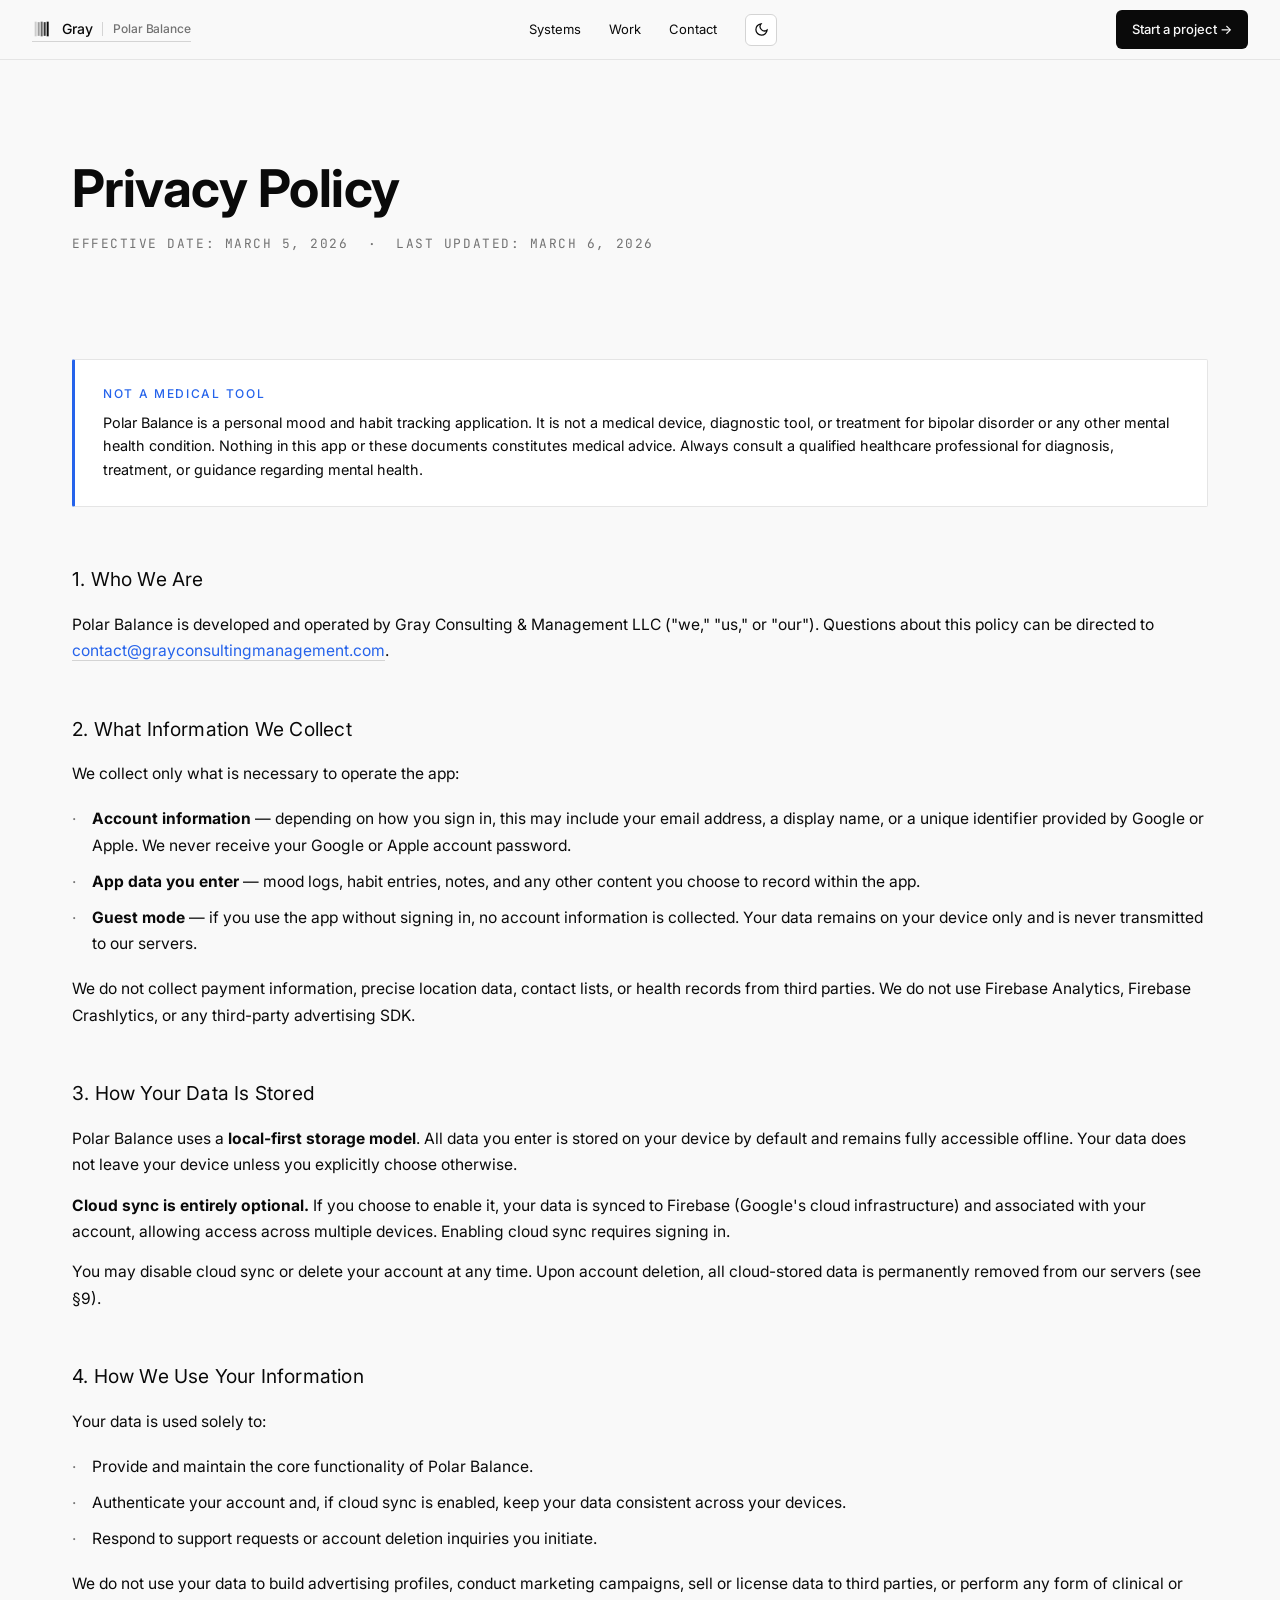
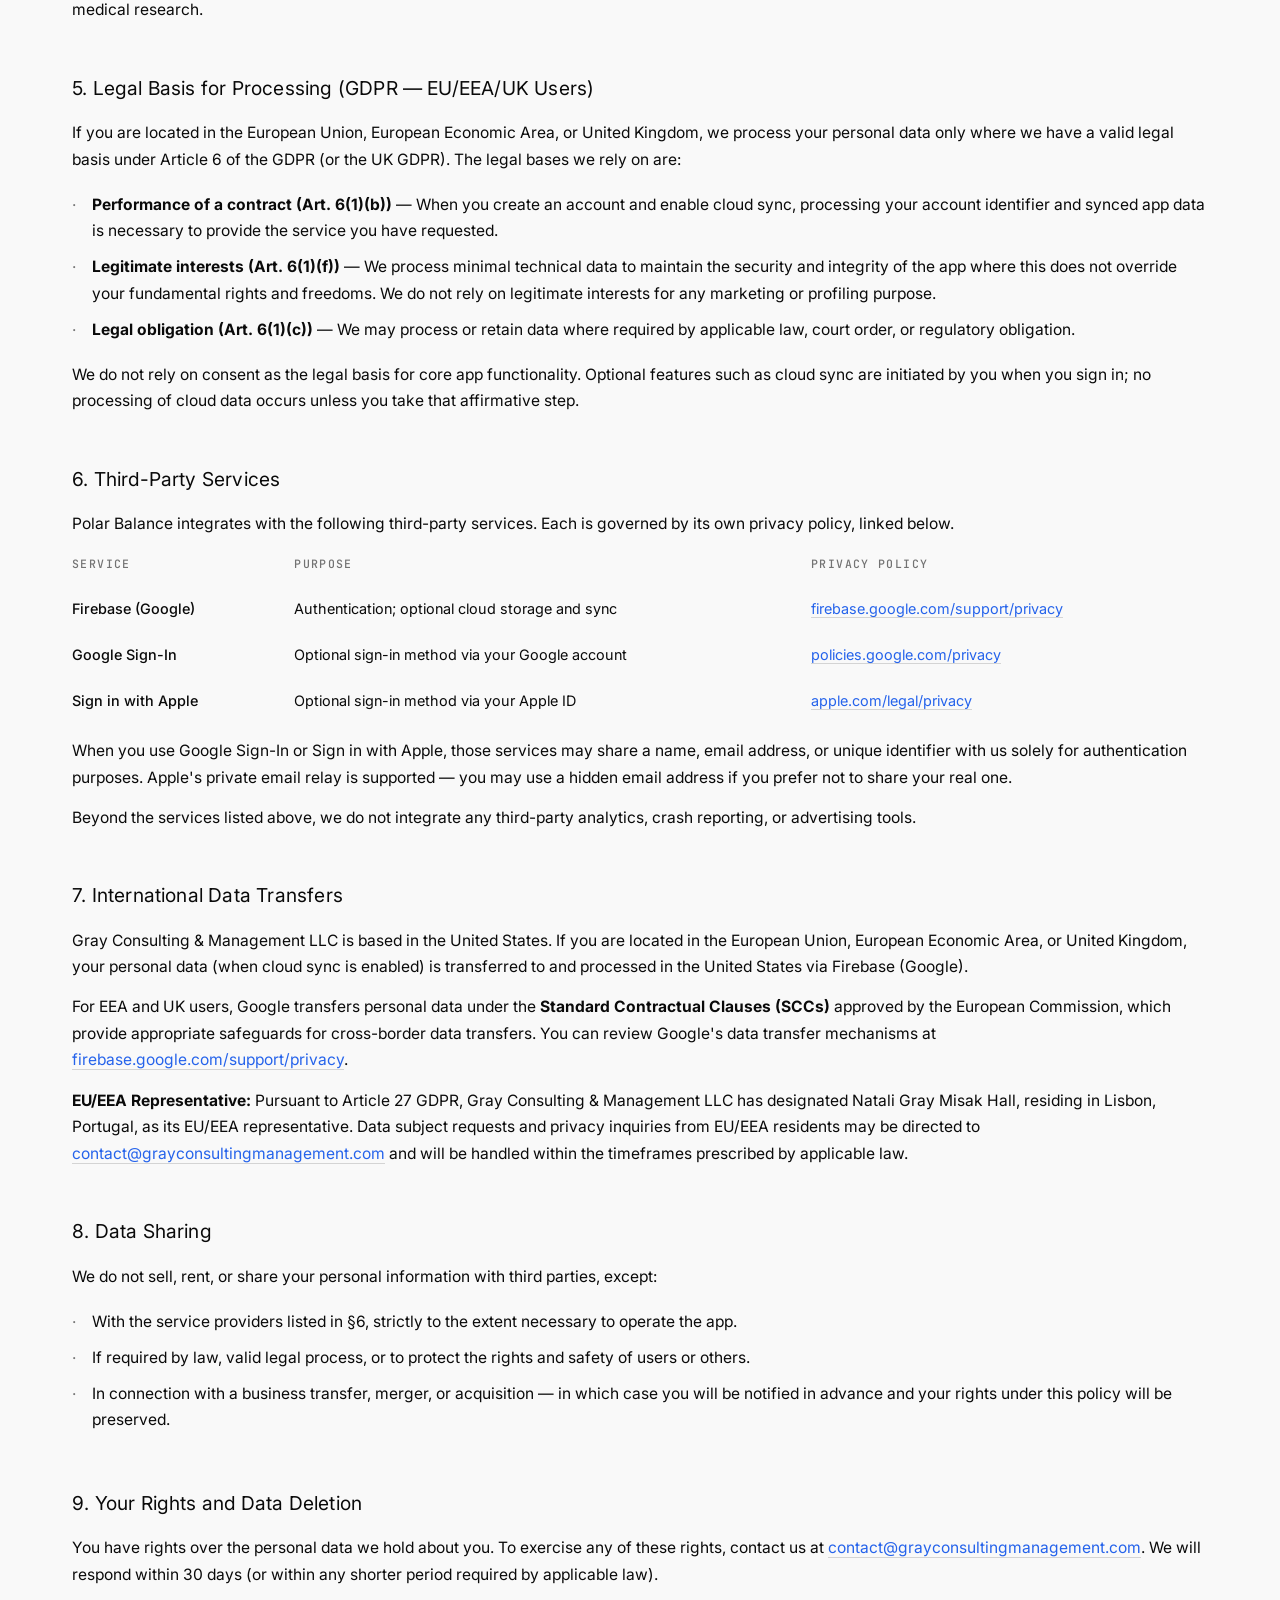
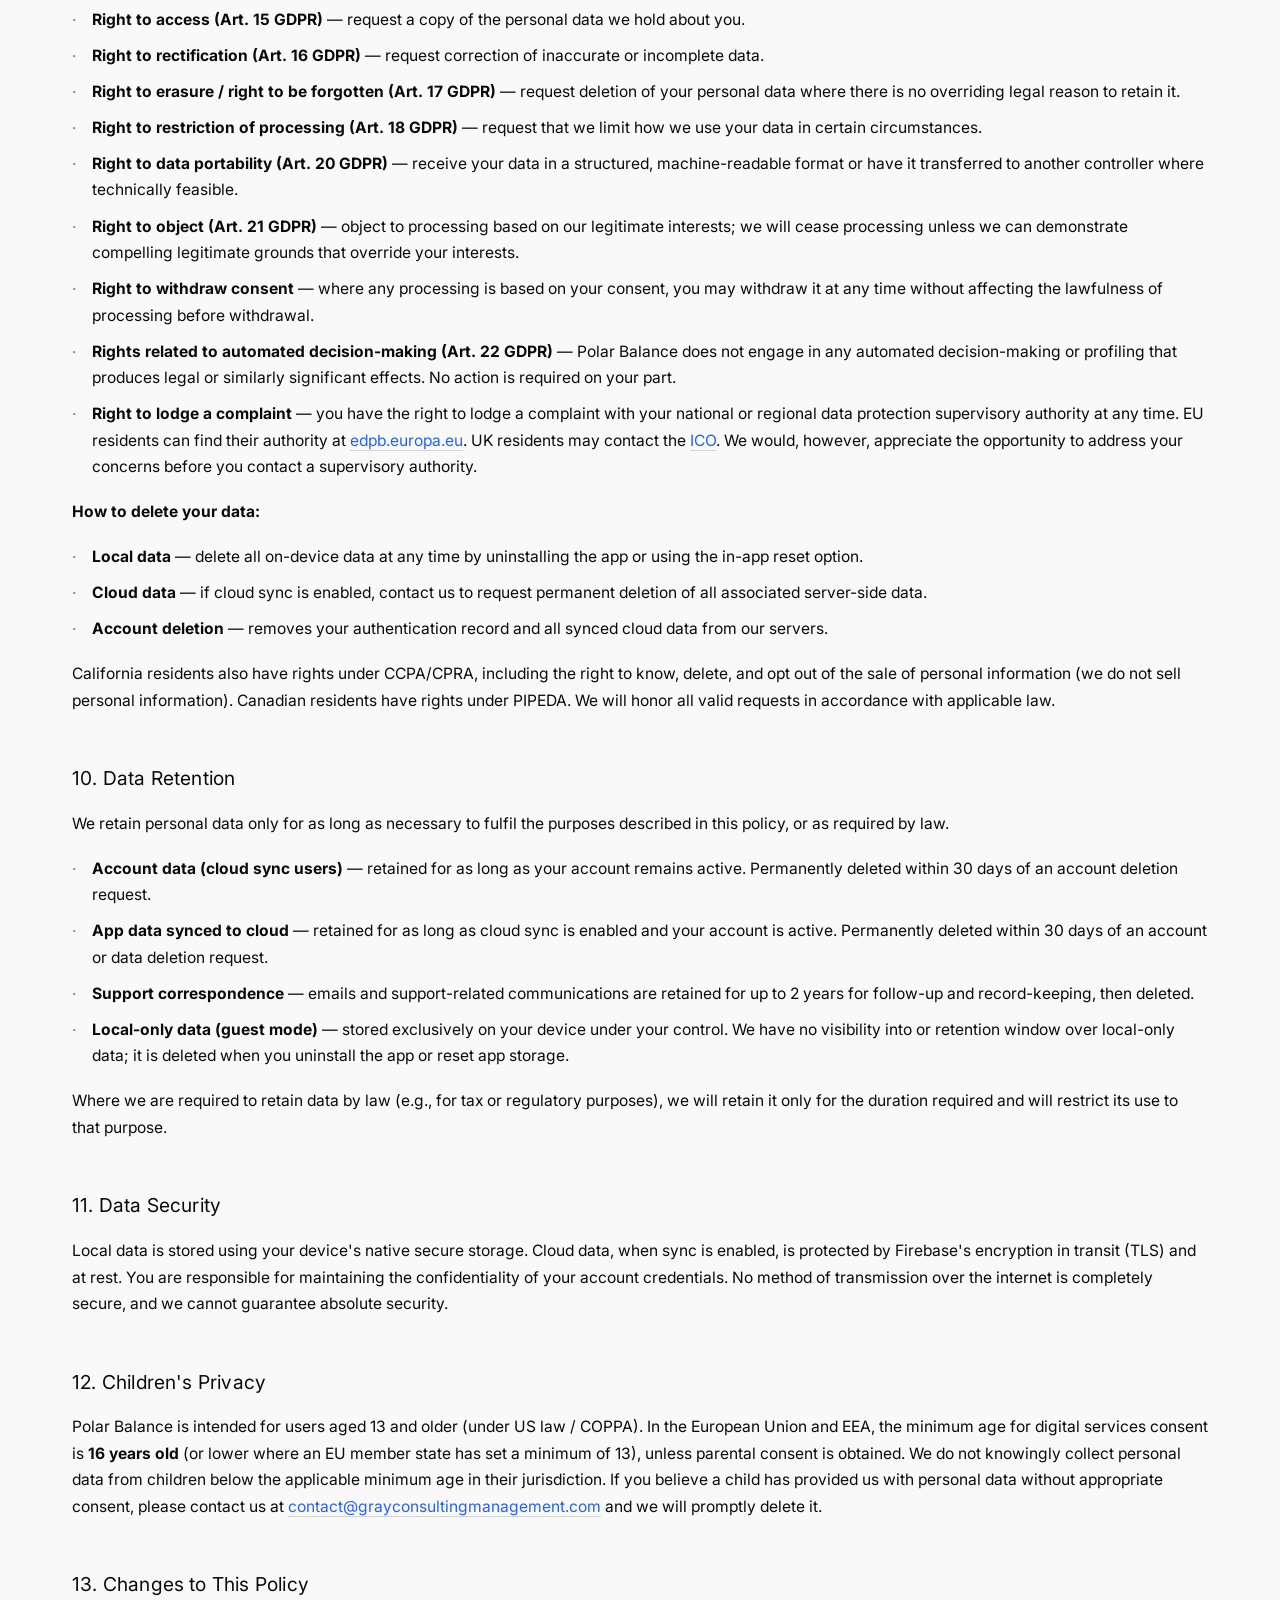
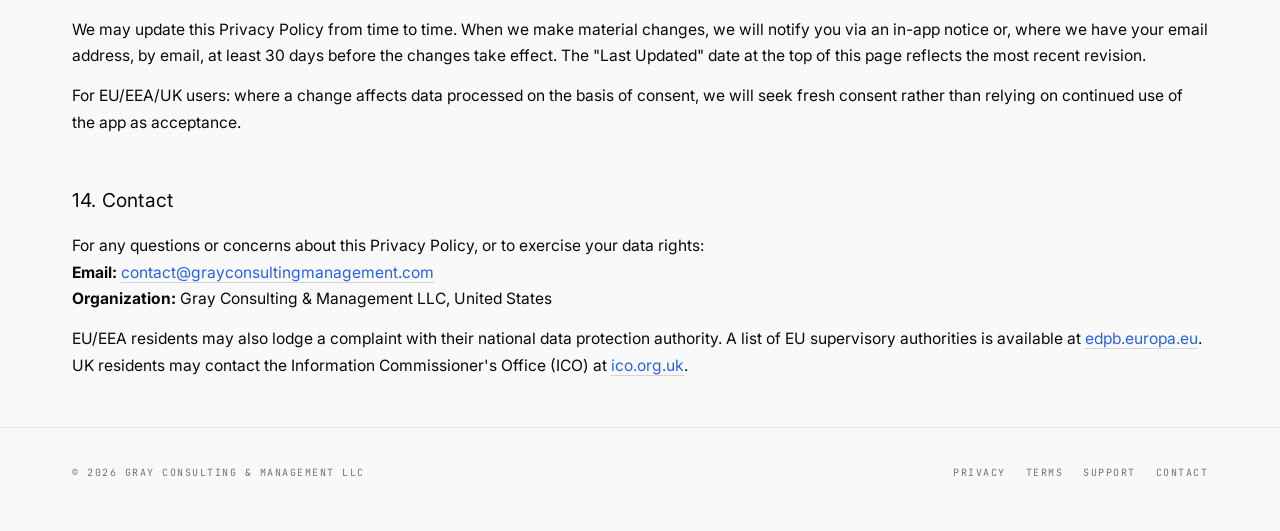
<file: PolarBalance/privacy/index.html>
<!DOCTYPE html>
<html lang="en" data-theme="light">
<head>
  <meta charset="UTF-8">
  <meta name="viewport" content="width=device-width, initial-scale=1.0">
  <title>Privacy Policy — Polar Balance</title>
  <meta name="robots" content="noindex, follow">
  <script>
    (function() {
      var t = localStorage.getItem('gc-theme');
      if (t === 'dark') document.documentElement.setAttribute('data-theme','dark');
    })();
  </script>
  <link rel="preconnect" href="https://fonts.googleapis.com">
  <link rel="preconnect" href="https://fonts.gstatic.com" crossorigin>
  <link href="https://fonts.googleapis.com/css2?family=Inter:ital,wght@0,300;0,400;0,500;0,600;1,300;1,400;1,500&family=JetBrains+Mono:wght@400;500&family=Caveat:wght@400;500;600&display=swap" rel="stylesheet">
  <link rel="icon" type="image/svg+xml" href="../../favicon.svg">
  <link rel="stylesheet" href="../../gray-site.css">
  <style>
    :root {
      --text: var(--fg);
      --text-dim: var(--dim);
      --text-mute: var(--mute);
      --accent: var(--signal);
      --highlight: var(--signal);
      --font-display: 'Inter', system-ui, sans-serif;
      --font-sans: 'Inter', system-ui, sans-serif;
      --font-mono: 'JetBrains Mono', ui-monospace, monospace;
      --max: 1200px;
      --ease: cubic-bezier(0.22, 1, 0.36, 1);
    }

    [data-theme="light"] .disclaimer-banner p {
      color: var(--fg);
    }

    body { overflow-x: hidden; line-height: 1.7; }

    .page {
      position: relative;
      z-index: 2;
      min-height: 100vh;
    }

    .container {
      width: 100%;
      max-width: var(--max);
      margin: 0 auto;
      padding: 0 32px;
    }

    header {
      padding-top: 120px;
      display: flex;
      align-items: baseline;
      gap: 1.25rem;
      flex-wrap: wrap;
      margin-bottom: 1.5rem;
    }

    header .brand {
      font-family: var(--font-display);
      font-size: 1.25rem;
      letter-spacing: 0.02em;
      color: var(--text);
      text-decoration: none;
    }

    header .separator { color: var(--text-mute); font-size: 0.8rem; }

    header .doc-label {
      font-size: 0.75rem;
      letter-spacing: 0.18em;
      text-transform: uppercase;
      color: var(--text-mute);
      font-family: var(--font-mono);
    }

    main {
      max-width: 760px;
      margin: 0 auto 0;
      padding: 100px 0 7rem;
    }

    .nav-brand { color: var(--fg); }

    .nav-links a {
      color: inherit;
      text-decoration: none;
      border-bottom: none;
    }

    .title-block {
      margin-bottom: 4rem;
      padding-bottom: 2.5rem;
    }

    .title-block h1 {
      font-family: var(--font-display);
      font-size: clamp(2.2rem, 5vw, 3.25rem);
      line-height: 1.1;
      letter-spacing: -0.01em;
      margin-bottom: 1rem;
      color: var(--text);
    }

    .meta {
      font-size: 0.8rem;
      letter-spacing: 0.12em;
      text-transform: uppercase;
      color: var(--text-mute);
      font-family: var(--font-mono);
    }

    .disclaimer-banner {
      background: var(--surface);
      border: 1px solid var(--border);
      border-left: 3px solid var(--accent);
      padding: 1.5rem 1.75rem;
      margin-bottom: 3.5rem;
      border-radius: 2px;
    }

    .disclaimer-banner p {
      font-size: 0.9rem;
      color: var(--highlight);
      line-height: 1.65;
    }

    .disclaimer-banner strong {
      font-weight: 500;
      display: block;
      margin-bottom: 0.4rem;
      font-size: 0.75rem;
      letter-spacing: 0.14em;
      text-transform: uppercase;
      color: var(--accent);
    }

    section { margin-bottom: 3rem; }

    h2 {
      font-family: var(--font-display);
      font-size: 1.2rem;
      font-weight: 400;
      letter-spacing: 0.01em;
      color: var(--text);
      margin-bottom: 1rem;
    }

    p {
      color: var(--text);
      margin-bottom: 0.85rem;
      font-size: 0.975rem;
    }

    p:last-child { margin-bottom: 0; }

    ul {
      list-style: none;
      padding: 0;
      margin: 0.5rem 0 0.85rem;
    }

    ul li {
      font-size: 0.975rem;
      color: var(--text);
      padding: 0.3rem 0 0.3rem 1.25rem;
      position: relative;
    }

    ul li::before {
      content: '·';
      position: absolute;
      left: 0;
      color: var(--text-mute);
    }

    .services-table {
      width: 100%;
      border-collapse: collapse;
      margin: 1rem 0 0.85rem;
      font-size: 0.9rem;
    }

    .services-table th {
      text-align: left;
      font-weight: 500;
      font-size: 0.72rem;
      letter-spacing: 0.12em;
      text-transform: uppercase;
      color: var(--text-mute);
      font-family: var(--font-mono);
      padding: 0 1rem 0.75rem 0;
    }

    .services-table td {
      color: var(--text);
      padding: 0.75rem 1rem 0.75rem 0;
      vertical-align: top;
      line-height: 1.55;
    }

    .services-table tr:last-child td { border-bottom: none; }

    .services-table td:first-child {
      font-weight: 500;
      color: var(--text);
      white-space: nowrap;
      padding-right: 1.5rem;
    }

    a {
      color: var(--accent);
      text-decoration: none;
      border-bottom: 1px solid var(--border-2);
      transition: border-color 0.2s;
    }

    a:hover { border-color: var(--accent); }

    footer {
      border-top: 1px solid var(--border);
      padding: 36px 0 50px;
    }

    .footer-inner {
      max-width: var(--max);
      margin: 0 auto;
      padding: 0 32px;
      display: flex;
      align-items: center;
      justify-content: space-between;
      flex-wrap: wrap;
      gap: 20px;
      font-family: var(--font-mono);
      font-size: 10px;
      letter-spacing: 0.15em;
      text-transform: uppercase;
      color: var(--text-mute);
    }

    .footer-links {
      display: flex;
      gap: 20px;
    }

    .footer-links a {
      color: var(--text-mute);
      border-bottom: none;
    }

    .footer-links a:hover { color: var(--text); }

    @media (max-width: 960px) {
      .nav-brand .tag { display: none; }
      .nav-links a { display: none; }
    }

    @media (max-width: 640px) {
      .container, .footer-inner, .nav {
        padding-left: 20px;
        padding-right: 20px;
      }
      main {
        padding-top: 180px;
        padding-bottom: 5rem;
      }
      .services-table { display: block; overflow-x: auto; }
    }
  </style>
</head>
<body>
  <div class="page">
    <nav class="nav">
      <a href="../../index.html" class="nav-brand" aria-label="Gray Consulting home">
        <svg viewBox="0 0 120 120" width="20" height="20" fill="currentColor" aria-hidden="true">
          <rect x="16" y="16" width="12" height="88" opacity="0.18"/>
          <rect x="34" y="19" width="12" height="82" opacity="0.38"/>
          <rect x="52" y="16" width="12" height="88" opacity="0.6"/>
          <rect x="70" y="19" width="12" height="82" opacity="0.82"/>
          <rect x="88" y="16" width="12" height="88" opacity="1"/>
        </svg>
        <span>Gray</span>
        <span class="nav-sep" aria-hidden="true"></span>
        <span class="nav-tag">Polar Balance</span>
      </a>
      <div class="nav-links">
        <a href="../../index.html#systems">Systems</a>
        <a href="../../index.html#work">Work</a>
        <a href="../../index.html#contact">Contact</a>
        <button class="theme-toggle" id="themeToggle" aria-label="Toggle dark/light mode" type="button">
          <svg id="iconSun" viewBox="0 0 24 24" fill="none" stroke="currentColor" stroke-width="2" style="display:none">
            <circle cx="12" cy="12" r="5"/>
            <line x1="12" y1="1" x2="12" y2="3"/>
            <line x1="12" y1="21" x2="12" y2="23"/>
            <line x1="4.22" y1="4.22" x2="5.64" y2="5.64"/>
            <line x1="18.36" y1="18.36" x2="19.78" y2="19.78"/>
            <line x1="1" y1="12" x2="3" y2="12"/>
            <line x1="21" y1="12" x2="23" y2="12"/>
            <line x1="4.22" y1="19.78" x2="5.64" y2="18.36"/>
            <line x1="18.36" y1="5.64" x2="19.78" y2="4.22"/>
          </svg>
          <svg id="iconMoon" viewBox="0 0 24 24" fill="none" stroke="currentColor" stroke-width="2">
            <path d="M21 12.79A9 9 0 1 1 11.21 3 7 7 0 0 0 21 12.79z"/>
          </svg>
        </button>
      </div>
      <a href="../../index.html#contact" class="nav-cta">Start a project →</a>
    </nav>

    <main class="container" style="padding-top: 100px;">

    <div class="title-block">
      <h1>Privacy Policy</h1>
      <p class="meta">Effective Date: March 5, 2026 &nbsp;·&nbsp; Last Updated: March 6, 2026</p>
    </div>

    <div class="disclaimer-banner">
      <strong>Not a Medical Tool</strong>
      <p>Polar Balance is a personal mood and habit tracking application. It is not a medical device, diagnostic tool, or treatment for bipolar disorder or any other mental health condition. Nothing in this app or these documents constitutes medical advice. Always consult a qualified healthcare professional for diagnosis, treatment, or guidance regarding mental health.</p>
    </div>

    <section>
      <h2>1. Who We Are</h2>
      <p>Polar Balance is developed and operated by Gray Consulting &amp; Management LLC ("we," "us," or "our"). Questions about this policy can be directed to <a href="mailto:contact@grayconsultingmanagement.com">contact@grayconsultingmanagement.com</a>.</p>
    </section>

    <section>
      <h2>2. What Information We Collect</h2>
      <p>We collect only what is necessary to operate the app:</p>
      <ul>
        <li><strong>Account information</strong> — depending on how you sign in, this may include your email address, a display name, or a unique identifier provided by Google or Apple. We never receive your Google or Apple account password.</li>
        <li><strong>App data you enter</strong> — mood logs, habit entries, notes, and any other content you choose to record within the app.</li>
        <li><strong>Guest mode</strong> — if you use the app without signing in, no account information is collected. Your data remains on your device only and is never transmitted to our servers.</li>
      </ul>
      <p>We do not collect payment information, precise location data, contact lists, or health records from third parties. We do not use Firebase Analytics, Firebase Crashlytics, or any third-party advertising SDK.</p>
    </section>

    <section>
      <h2>3. How Your Data Is Stored</h2>
      <p>Polar Balance uses a <strong>local-first storage model</strong>. All data you enter is stored on your device by default and remains fully accessible offline. Your data does not leave your device unless you explicitly choose otherwise.</p>
      <p><strong>Cloud sync is entirely optional.</strong> If you choose to enable it, your data is synced to Firebase (Google's cloud infrastructure) and associated with your account, allowing access across multiple devices. Enabling cloud sync requires signing in.</p>
      <p>You may disable cloud sync or delete your account at any time. Upon account deletion, all cloud-stored data is permanently removed from our servers (see §9).</p>
    </section>

    <section>
      <h2>4. How We Use Your Information</h2>
      <p>Your data is used solely to:</p>
      <ul>
        <li>Provide and maintain the core functionality of Polar Balance.</li>
        <li>Authenticate your account and, if cloud sync is enabled, keep your data consistent across your devices.</li>
        <li>Respond to support requests or account deletion inquiries you initiate.</li>
      </ul>
      <p>We do not use your data to build advertising profiles, conduct marketing campaigns, sell or license data to third parties, or perform any form of clinical or medical research.</p>
    </section>

    <section>
      <h2>5. Legal Basis for Processing (GDPR — EU/EEA/UK Users)</h2>
      <p>If you are located in the European Union, European Economic Area, or United Kingdom, we process your personal data only where we have a valid legal basis under Article 6 of the GDPR (or the UK GDPR). The legal bases we rely on are:</p>
      <ul>
        <li><strong>Performance of a contract (Art. 6(1)(b))</strong> — When you create an account and enable cloud sync, processing your account identifier and synced app data is necessary to provide the service you have requested.</li>
        <li><strong>Legitimate interests (Art. 6(1)(f))</strong> — We process minimal technical data to maintain the security and integrity of the app where this does not override your fundamental rights and freedoms. We do not rely on legitimate interests for any marketing or profiling purpose.</li>
        <li><strong>Legal obligation (Art. 6(1)(c))</strong> — We may process or retain data where required by applicable law, court order, or regulatory obligation.</li>
      </ul>
      <p>We do not rely on consent as the legal basis for core app functionality. Optional features such as cloud sync are initiated by you when you sign in; no processing of cloud data occurs unless you take that affirmative step.</p>
    </section>

    <section>
      <h2>6. Third-Party Services</h2>
      <p>Polar Balance integrates with the following third-party services. Each is governed by its own privacy policy, linked below.</p>

      <table class="services-table">
        <thead>
          <tr>
            <th>Service</th>
            <th>Purpose</th>
            <th>Privacy Policy</th>
          </tr>
        </thead>
        <tbody>
          <tr>
            <td>Firebase (Google)</td>
            <td>Authentication; optional cloud storage and sync</td>
            <td><a href="https://firebase.google.com/support/privacy" target="_blank" rel="noopener">firebase.google.com/support/privacy</a></td>
          </tr>
          <tr>
            <td>Google Sign-In</td>
            <td>Optional sign-in method via your Google account</td>
            <td><a href="https://policies.google.com/privacy" target="_blank" rel="noopener">policies.google.com/privacy</a></td>
          </tr>
          <tr>
            <td>Sign in with Apple</td>
            <td>Optional sign-in method via your Apple ID</td>
            <td><a href="https://www.apple.com/legal/privacy/" target="_blank" rel="noopener">apple.com/legal/privacy</a></td>
          </tr>
        </tbody>
      </table>

      <p>When you use Google Sign-In or Sign in with Apple, those services may share a name, email address, or unique identifier with us solely for authentication purposes. Apple's private email relay is supported — you may use a hidden email address if you prefer not to share your real one.</p>
      <p>Beyond the services listed above, we do not integrate any third-party analytics, crash reporting, or advertising tools.</p>
    </section>

    <section>
      <h2>7. International Data Transfers</h2>
      <p>Gray Consulting &amp; Management LLC is based in the United States. If you are located in the European Union, European Economic Area, or United Kingdom, your personal data (when cloud sync is enabled) is transferred to and processed in the United States via Firebase (Google).</p>
      <p>For EEA and UK users, Google transfers personal data under the <strong>Standard Contractual Clauses (SCCs)</strong> approved by the European Commission, which provide appropriate safeguards for cross-border data transfers. You can review Google's data transfer mechanisms at <a href="https://firebase.google.com/support/privacy" target="_blank" rel="noopener">firebase.google.com/support/privacy</a>.</p>
      <p><strong>EU/EEA Representative:</strong> Pursuant to Article 27 GDPR, Gray Consulting & Management LLC has designated Natali Gray Misak Hall, residing in Lisbon, Portugal, as its EU/EEA representative. Data subject requests and privacy inquiries from EU/EEA residents may be directed to <a href="mailto:contact@grayconsultingmanagement.com">contact@grayconsultingmanagement.com</a> and will be handled within the timeframes prescribed by applicable law.</p>
    </section>

    <section>
      <h2>8. Data Sharing</h2>
      <p>We do not sell, rent, or share your personal information with third parties, except:</p>
      <ul>
        <li>With the service providers listed in §6, strictly to the extent necessary to operate the app.</li>
        <li>If required by law, valid legal process, or to protect the rights and safety of users or others.</li>
        <li>In connection with a business transfer, merger, or acquisition — in which case you will be notified in advance and your rights under this policy will be preserved.</li>
      </ul>
    </section>

    <section>
      <h2>9. Your Rights and Data Deletion</h2>
      <p>You have rights over the personal data we hold about you. To exercise any of these rights, contact us at <a href="mailto:contact@grayconsultingmanagement.com">contact@grayconsultingmanagement.com</a>. We will respond within 30 days (or within any shorter period required by applicable law).</p>
      <ul>
        <li><strong>Right to access (Art. 15 GDPR)</strong> — request a copy of the personal data we hold about you.</li>
        <li><strong>Right to rectification (Art. 16 GDPR)</strong> — request correction of inaccurate or incomplete data.</li>
        <li><strong>Right to erasure / right to be forgotten (Art. 17 GDPR)</strong> — request deletion of your personal data where there is no overriding legal reason to retain it.</li>
        <li><strong>Right to restriction of processing (Art. 18 GDPR)</strong> — request that we limit how we use your data in certain circumstances.</li>
        <li><strong>Right to data portability (Art. 20 GDPR)</strong> — receive your data in a structured, machine-readable format or have it transferred to another controller where technically feasible.</li>
        <li><strong>Right to object (Art. 21 GDPR)</strong> — object to processing based on our legitimate interests; we will cease processing unless we can demonstrate compelling legitimate grounds that override your interests.</li>
        <li><strong>Right to withdraw consent</strong> — where any processing is based on your consent, you may withdraw it at any time without affecting the lawfulness of processing before withdrawal.</li>
        <li><strong>Rights related to automated decision-making (Art. 22 GDPR)</strong> — Polar Balance does not engage in any automated decision-making or profiling that produces legal or similarly significant effects. No action is required on your part.</li>
        <li><strong>Right to lodge a complaint</strong> — you have the right to lodge a complaint with your national or regional data protection supervisory authority at any time. EU residents can find their authority at <a href="https://edpb.europa.eu/about-edpb/about-edpb/members_en" target="_blank" rel="noopener">edpb.europa.eu</a>. UK residents may contact the <a href="https://ico.org.uk/make-a-complaint/" target="_blank" rel="noopener">ICO</a>. We would, however, appreciate the opportunity to address your concerns before you contact a supervisory authority.</li>
      </ul>
      <p><strong>How to delete your data:</strong></p>
      <ul>
        <li><strong>Local data</strong> — delete all on-device data at any time by uninstalling the app or using the in-app reset option.</li>
        <li><strong>Cloud data</strong> — if cloud sync is enabled, contact us to request permanent deletion of all associated server-side data.</li>
        <li><strong>Account deletion</strong> — removes your authentication record and all synced cloud data from our servers.</li>
      </ul>
      <p>California residents also have rights under CCPA/CPRA, including the right to know, delete, and opt out of the sale of personal information (we do not sell personal information). Canadian residents have rights under PIPEDA. We will honor all valid requests in accordance with applicable law.</p>
    </section>

    <section>
      <h2>10. Data Retention</h2>
      <p>We retain personal data only for as long as necessary to fulfil the purposes described in this policy, or as required by law.</p>
      <ul>
        <li><strong>Account data (cloud sync users)</strong> — retained for as long as your account remains active. Permanently deleted within 30 days of an account deletion request.</li>
        <li><strong>App data synced to cloud</strong> — retained for as long as cloud sync is enabled and your account is active. Permanently deleted within 30 days of an account or data deletion request.</li>
        <li><strong>Support correspondence</strong> — emails and support-related communications are retained for up to 2 years for follow-up and record-keeping, then deleted.</li>
        <li><strong>Local-only data (guest mode)</strong> — stored exclusively on your device under your control. We have no visibility into or retention window over local-only data; it is deleted when you uninstall the app or reset app storage.</li>
      </ul>
      <p>Where we are required to retain data by law (e.g., for tax or regulatory purposes), we will retain it only for the duration required and will restrict its use to that purpose.</p>
    </section>

    <section>
      <h2>11. Data Security</h2>
      <p>Local data is stored using your device's native secure storage. Cloud data, when sync is enabled, is protected by Firebase's encryption in transit (TLS) and at rest. You are responsible for maintaining the confidentiality of your account credentials. No method of transmission over the internet is completely secure, and we cannot guarantee absolute security.</p>
    </section>

    <section>
      <h2>12. Children's Privacy</h2>
      <p>Polar Balance is intended for users aged 13 and older (under US law / COPPA). In the European Union and EEA, the minimum age for digital services consent is <strong>16 years old</strong> (or lower where an EU member state has set a minimum of 13), unless parental consent is obtained. We do not knowingly collect personal data from children below the applicable minimum age in their jurisdiction. If you believe a child has provided us with personal data without appropriate consent, please contact us at <a href="mailto:contact@grayconsultingmanagement.com">contact@grayconsultingmanagement.com</a> and we will promptly delete it.</p>
    </section>

    <section>
      <h2>13. Changes to This Policy</h2>
      <p>We may update this Privacy Policy from time to time. When we make material changes, we will notify you via an in-app notice or, where we have your email address, by email, at least 30 days before the changes take effect. The "Last Updated" date at the top of this page reflects the most recent revision.</p>
      <p>For EU/EEA/UK users: where a change affects data processed on the basis of consent, we will seek fresh consent rather than relying on continued use of the app as acceptance.</p>
    </section>

    <section>
      <h2>14. Contact</h2>
      <p>For any questions or concerns about this Privacy Policy, or to exercise your data rights:<br>
      <strong>Email:</strong> <a href="mailto:contact@grayconsultingmanagement.com">contact@grayconsultingmanagement.com</a><br>
      <strong>Organization:</strong> Gray Consulting &amp; Management LLC, United States</p>
      <p>EU/EEA residents may also lodge a complaint with their national data protection authority. A list of EU supervisory authorities is available at <a href="https://edpb.europa.eu/about-edpb/about-edpb/members_en" target="_blank" rel="noopener">edpb.europa.eu</a>. UK residents may contact the Information Commissioner's Office (ICO) at <a href="https://ico.org.uk/make-a-complaint/" target="_blank" rel="noopener">ico.org.uk</a>.</p>
    </section>

    </main>

    <footer>
      <div class="footer-inner">
        <span>&copy; 2026 Gray Consulting &amp; Management LLC</span>
        <div class="footer-links">
          <a href="index.html">Privacy</a>
          <a href="../terms/index.html">Terms</a>
          <a href="../support/index.html">Support</a>
          <a href="mailto:contact@grayconsultingmanagement.com">Contact</a>
        </div>
      </div>
    </footer>
  </div>

  <script>
    (function initThemeToggle() {
      var toggle = document.getElementById('themeToggle');
      var iconSun = document.getElementById('iconSun');
      var iconMoon = document.getElementById('iconMoon');
      if (!toggle || !iconSun || !iconMoon) return;
      function applyTheme(theme) {
        document.documentElement.setAttribute('data-theme', theme);
        localStorage.setItem('gc-theme', theme);
        iconSun.style.display = theme === 'dark' ? '' : 'none';
        iconMoon.style.display = theme === 'dark' ? 'none' : '';
      }
      applyTheme(document.documentElement.getAttribute('data-theme') || 'light');
      toggle.addEventListener('click', function () {
        var cur = document.documentElement.getAttribute('data-theme') || 'light';
        applyTheme(cur === 'dark' ? 'light' : 'dark');
      });
    })();
  </script>
</body>
</html>
</file>
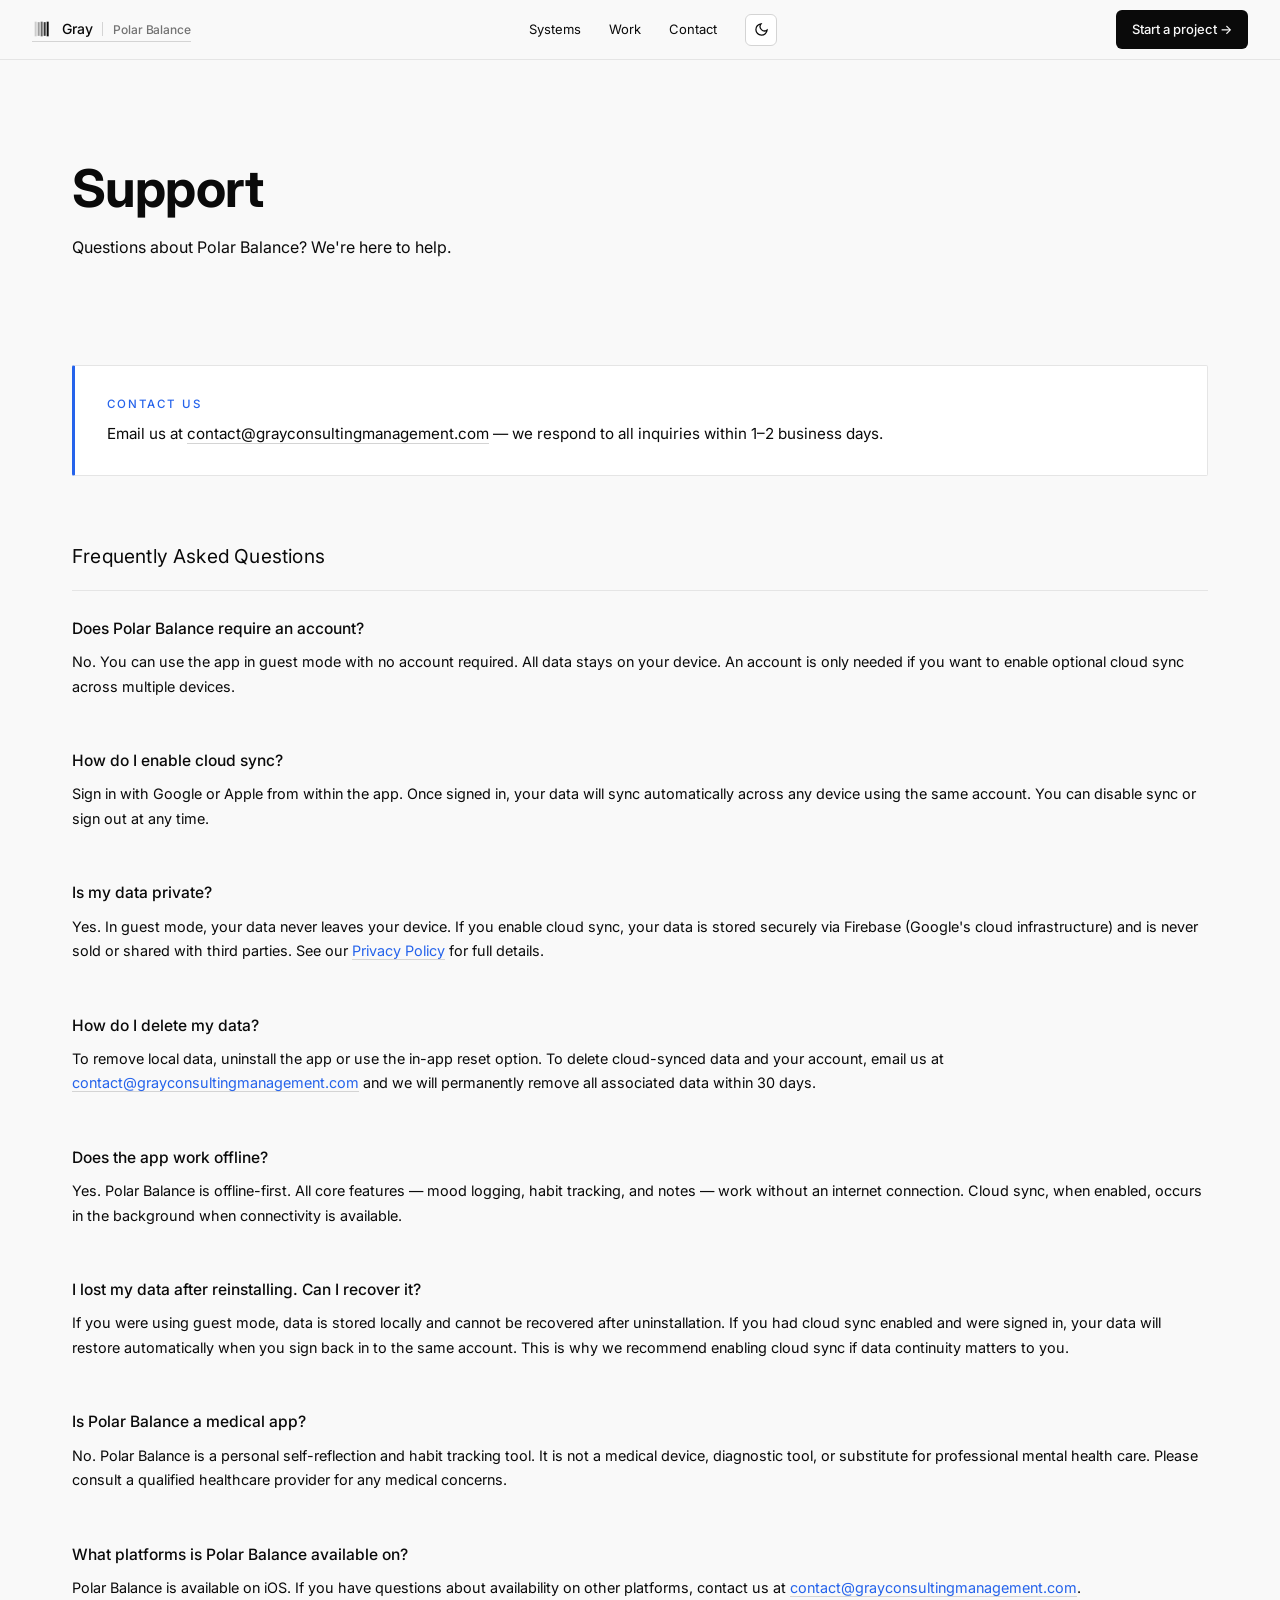
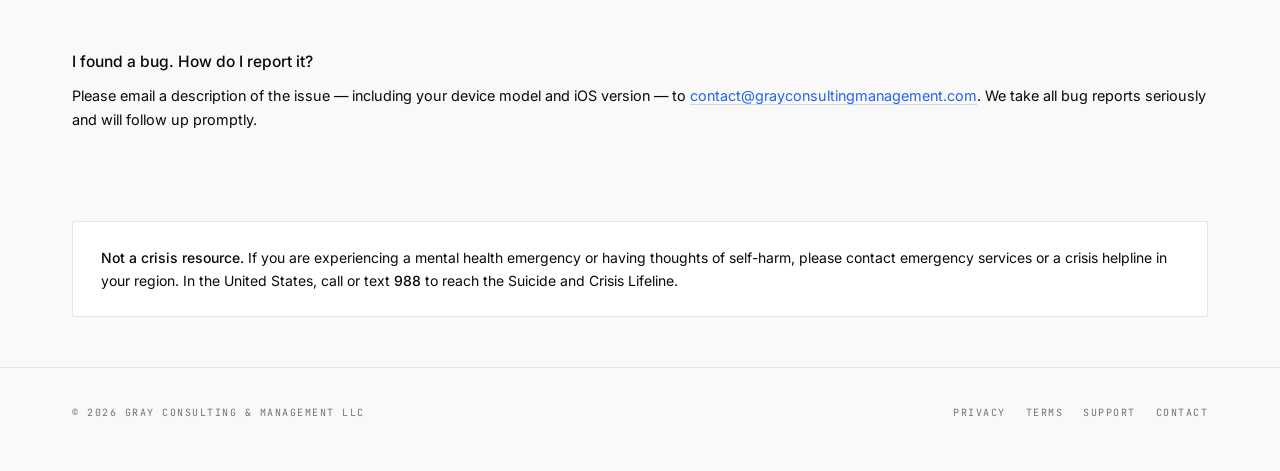
<file: PolarBalance/support/index.html>
<!DOCTYPE html>
<html lang="en" data-theme="light">
<head>
  <meta charset="UTF-8">
  <meta name="viewport" content="width=device-width, initial-scale=1.0">
  <title>Support — Polar Balance</title>
  <meta name="description" content="Get help with Polar Balance — mood and habit tracking support, FAQs, and contact information.">
  <meta name="robots" content="index, follow">
  <script>
    (function() {
      var t = localStorage.getItem('gc-theme');
      if (t === 'dark') document.documentElement.setAttribute('data-theme','dark');
    })();
  </script>
  <link rel="preconnect" href="https://fonts.googleapis.com">
  <link rel="preconnect" href="https://fonts.gstatic.com" crossorigin>
  <link href="https://fonts.googleapis.com/css2?family=Inter:ital,wght@0,300;0,400;0,500;0,600;1,300;1,400;1,500&family=JetBrains+Mono:wght@400;500&family=Caveat:wght@400;500;600&display=swap" rel="stylesheet">
  <link rel="icon" type="image/svg+xml" href="../../favicon.svg">
  <link rel="stylesheet" href="../../gray-site.css">
  <style>
    :root {
      --text: var(--fg);
      --text-dim: var(--dim);
      --text-mute: var(--mute);
      --muted: var(--mute);
      --accent: var(--signal);
      --highlight: var(--signal);
      --font-display: 'Inter', system-ui, sans-serif;
      --font-sans: 'Inter', system-ui, sans-serif;
      --font-mono: 'JetBrains Mono', ui-monospace, monospace;
      --max: 1200px;
      --ease: cubic-bezier(0.22, 1, 0.36, 1);
    }

    [data-theme="light"] .contact-card p,
    [data-theme="light"] .contact-card a {
      color: var(--fg);
    }

    [data-theme="light"] .title-block p {
      color: var(--fg);
    }

    [data-theme="light"] .crisis-note p,
    [data-theme="light"] .crisis-note strong {
      color: var(--fg);
    }

    body { overflow-x: hidden; line-height: 1.75; min-height: 100vh; }

    .page { position: relative; z-index: 2; }
    .container { width: 100%; max-width: var(--max); margin: 0 auto; padding: 0 32px; }

    header {
      padding-top: 120px;
      display: flex;
      align-items: baseline;
      gap: 1.25rem;
      flex-wrap: wrap;
      margin-bottom: 1.5rem;
    }

    header .brand {
      font-family: var(--font-display);
      font-size: 1.25rem;
      letter-spacing: 0.02em;
      color: var(--text);
      text-decoration: none;
    }

    header .separator { color: var(--muted); font-size: 0.8rem; }

    header .doc-label {
      font-size: 0.75rem;
      letter-spacing: 0.18em;
      text-transform: uppercase;
      color: var(--muted);
      font-family: var(--font-mono);
    }

    main {
      max-width: 760px;
      margin: 0 auto;
      padding: 100px 0 7rem;
    }

    .nav-brand { color: var(--fg); }

    .nav-links a {
      color: inherit;
      text-decoration: none;
      border-bottom: none;
    }

    .title-block {
      margin-bottom: 4rem;
      padding-bottom: 2.5rem;
    }

    .title-block h1 {
      font-family: var(--font-display);
      font-size: clamp(2.2rem, 5vw, 3.25rem);
      line-height: 1.1;
      letter-spacing: -0.01em;
      margin-bottom: 1rem;
      color: var(--text);
    }

    .title-block p {
      font-size: 1rem;
      color: var(--text);
      margin: 0;
    }

    .contact-card {
      background: var(--surface);
      border: 1px solid var(--border);
      border-left: 3px solid var(--accent);
      padding: 1.75rem 2rem;
      margin-bottom: 4rem;
      border-radius: 2px;
      display: flex;
      flex-direction: column;
      gap: 0.4rem;
    }

    .contact-card strong {
      font-weight: 500;
      font-size: 0.72rem;
      letter-spacing: 0.16em;
      text-transform: uppercase;
      color: var(--accent);
    }

    .contact-card p {
      font-size: 0.95rem;
      color: var(--text);
      margin: 0;
    }

    .contact-card a {
      color: var(--highlight);
      text-decoration: none;
      border-bottom: 1px solid var(--border-2);
      transition: border-color 0.2s;
    }

    .contact-card a:hover { border-color: var(--highlight); }

    section { margin-bottom: 3rem; }

    h2 {
      font-family: var(--font-display);
      font-size: 1.2rem;
      font-weight: 400;
      letter-spacing: 0.01em;
      color: var(--text);
      margin-bottom: 1rem;
    }

    p {
      color: var(--text);
      margin-bottom: 0.85rem;
      font-size: 0.975rem;
    }

    p:last-child { margin-bottom: 0; }

    .faq { display: flex; flex-direction: column; gap: 0; }

    .faq-item {
      padding: 1.5rem 0;
    }

    .faq-item:first-child { border-top: 1px solid var(--border); }

    .faq-q {
      font-size: 0.975rem;
      font-weight: 500;
      color: var(--text);
      margin-bottom: 0.5rem;
    }

    .faq-a {
      font-size: 0.9rem;
      color: var(--text);
      line-height: 1.7;
      margin: 0;
    }

    .faq-a a {
      color: var(--accent);
      text-decoration: none;
      border-bottom: 1px solid var(--border-2);
      transition: border-color 0.2s;
    }

    .faq-a a:hover { border-color: var(--accent); }

    .crisis-note {
      background: var(--surface);
      border: 1px solid var(--border);
      padding: 1.5rem 1.75rem;
      margin-top: 4rem;
      border-radius: 2px;
    }

    .crisis-note p {
      font-size: 0.875rem;
      color: var(--text);
      line-height: 1.65;
      margin: 0;
    }

    .crisis-note strong {
      color: var(--text);
      font-weight: 500;
    }

    a {
      color: var(--accent);
      text-decoration: none;
      border-bottom: 1px solid var(--border-2);
      transition: border-color 0.2s;
    }

    a:hover { border-color: var(--accent); }

    footer {
      border-top: 1px solid var(--border);
      padding: 36px 0 50px;
    }

    .footer-inner {
      max-width: var(--max);
      margin: 0 auto;
      padding: 0 32px;
      display: flex;
      align-items: center;
      justify-content: space-between;
      flex-wrap: wrap;
      gap: 20px;
      font-family: var(--font-mono);
      font-size: 10px;
      letter-spacing: 0.15em;
      text-transform: uppercase;
      color: var(--muted);
    }

    .footer-links { display: flex; gap: 20px; }

    .footer-links a {
      color: var(--muted);
      border-bottom: none;
    }

    .footer-links a:hover { color: var(--text); }

    @media (max-width: 960px) {
      .nav-brand .tag { display: none; }
      .nav-links a { display: none; }
    }
    @media (max-width: 640px) {
      .container, .footer-inner, .nav { padding-left: 20px; padding-right: 20px; }
      main { padding-top: 180px; padding-bottom: 5rem; }
      .contact-card { padding: 1.5rem 1.5rem; }
    }
  </style>
</head>
<body>
  <div class="page">
    <nav class="nav">
      <a href="../../index.html" class="nav-brand" aria-label="Gray Consulting home">
        <svg viewBox="0 0 120 120" width="20" height="20" fill="currentColor" aria-hidden="true">
          <rect x="16" y="16" width="12" height="88" opacity="0.18"/>
          <rect x="34" y="19" width="12" height="82" opacity="0.38"/>
          <rect x="52" y="16" width="12" height="88" opacity="0.6"/>
          <rect x="70" y="19" width="12" height="82" opacity="0.82"/>
          <rect x="88" y="16" width="12" height="88" opacity="1"/>
        </svg>
        <span>Gray</span>
        <span class="nav-sep" aria-hidden="true"></span>
        <span class="nav-tag">Polar Balance</span>
      </a>
      <div class="nav-links">
        <a href="../../index.html#systems">Systems</a>
        <a href="../../index.html#work">Work</a>
        <a href="../../index.html#contact">Contact</a>
        <button class="theme-toggle" id="themeToggle" aria-label="Toggle dark/light mode" type="button">
          <svg id="iconSun" viewBox="0 0 24 24" fill="none" stroke="currentColor" stroke-width="2" style="display:none">
            <circle cx="12" cy="12" r="5"/>
            <line x1="12" y1="1" x2="12" y2="3"/>
            <line x1="12" y1="21" x2="12" y2="23"/>
            <line x1="4.22" y1="4.22" x2="5.64" y2="5.64"/>
            <line x1="18.36" y1="18.36" x2="19.78" y2="19.78"/>
            <line x1="1" y1="12" x2="3" y2="12"/>
            <line x1="21" y1="12" x2="23" y2="12"/>
            <line x1="4.22" y1="19.78" x2="5.64" y2="18.36"/>
            <line x1="18.36" y1="5.64" x2="19.78" y2="4.22"/>
          </svg>
          <svg id="iconMoon" viewBox="0 0 24 24" fill="none" stroke="currentColor" stroke-width="2">
            <path d="M21 12.79A9 9 0 1 1 11.21 3 7 7 0 0 0 21 12.79z"/>
          </svg>
        </button>
      </div>
      <a href="../../index.html#contact" class="nav-cta">Start a project →</a>
    </nav>

    <main class="container" style="padding-top: 100px;">

    <div class="title-block">
      <h1>Support</h1>
      <p>Questions about Polar Balance? We're here to help.</p>
    </div>

    <div class="contact-card">
      <strong>Contact Us</strong>
      <p>Email us at <a href="mailto:contact@grayconsultingmanagement.com">contact@grayconsultingmanagement.com</a> — we respond to all inquiries within 1–2 business days.</p>
    </div>

    <section>
      <h2>Frequently Asked Questions</h2>
      <div class="faq">

        <div class="faq-item">
          <p class="faq-q">Does Polar Balance require an account?</p>
          <p class="faq-a">No. You can use the app in guest mode with no account required. All data stays on your device. An account is only needed if you want to enable optional cloud sync across multiple devices.</p>
        </div>

        <div class="faq-item">
          <p class="faq-q">How do I enable cloud sync?</p>
          <p class="faq-a">Sign in with Google or Apple from within the app. Once signed in, your data will sync automatically across any device using the same account. You can disable sync or sign out at any time.</p>
        </div>

        <div class="faq-item">
          <p class="faq-q">Is my data private?</p>
          <p class="faq-a">Yes. In guest mode, your data never leaves your device. If you enable cloud sync, your data is stored securely via Firebase (Google's cloud infrastructure) and is never sold or shared with third parties. See our <a href="../privacy/index.html">Privacy Policy</a> for full details.</p>
        </div>

        <div class="faq-item">
          <p class="faq-q">How do I delete my data?</p>
          <p class="faq-a">To remove local data, uninstall the app or use the in-app reset option. To delete cloud-synced data and your account, email us at <a href="mailto:contact@grayconsultingmanagement.com">contact@grayconsultingmanagement.com</a> and we will permanently remove all associated data within 30 days.</p>
        </div>

        <div class="faq-item">
          <p class="faq-q">Does the app work offline?</p>
          <p class="faq-a">Yes. Polar Balance is offline-first. All core features — mood logging, habit tracking, and notes — work without an internet connection. Cloud sync, when enabled, occurs in the background when connectivity is available.</p>
        </div>

        <div class="faq-item">
          <p class="faq-q">I lost my data after reinstalling. Can I recover it?</p>
          <p class="faq-a">If you were using guest mode, data is stored locally and cannot be recovered after uninstallation. If you had cloud sync enabled and were signed in, your data will restore automatically when you sign back in to the same account. This is why we recommend enabling cloud sync if data continuity matters to you.</p>
        </div>

        <div class="faq-item">
          <p class="faq-q">Is Polar Balance a medical app?</p>
          <p class="faq-a">No. Polar Balance is a personal self-reflection and habit tracking tool. It is not a medical device, diagnostic tool, or substitute for professional mental health care. Please consult a qualified healthcare provider for any medical concerns.</p>
        </div>

        <div class="faq-item">
          <p class="faq-q">What platforms is Polar Balance available on?</p>
          <p class="faq-a">Polar Balance is available on iOS. If you have questions about availability on other platforms, contact us at <a href="mailto:contact@grayconsultingmanagement.com">contact@grayconsultingmanagement.com</a>.</p>
        </div>

        <div class="faq-item">
          <p class="faq-q">I found a bug. How do I report it?</p>
          <p class="faq-a">Please email a description of the issue — including your device model and iOS version — to <a href="mailto:contact@grayconsultingmanagement.com">contact@grayconsultingmanagement.com</a>. We take all bug reports seriously and will follow up promptly.</p>
        </div>

      </div>
    </section>

    <div class="crisis-note">
      <p><strong>Not a crisis resource.</strong> If you are experiencing a mental health emergency or having thoughts of self-harm, please contact emergency services or a crisis helpline in your region. In the United States, call or text <strong>988</strong> to reach the Suicide and Crisis Lifeline.</p>
    </div>
    <div style="height: 50px;"></div>
    </main>

    <footer>
      <div class="footer-inner">
        <span>&copy; 2026 Gray Consulting &amp; Management LLC</span>
        <div class="footer-links">
          <a href="../privacy/index.html">Privacy</a>
          <a href="../terms/index.html">Terms</a>
          <a href="index.html">Support</a>
          <a href="mailto:contact@grayconsultingmanagement.com">Contact</a>
        </div>
      </div>
    </footer>
  </div>

  <script>
    (function initThemeToggle() {
      var toggle = document.getElementById('themeToggle');
      var iconSun = document.getElementById('iconSun');
      var iconMoon = document.getElementById('iconMoon');
      if (!toggle || !iconSun || !iconMoon) return;
      function applyTheme(theme) {
        document.documentElement.setAttribute('data-theme', theme);
        localStorage.setItem('gc-theme', theme);
        iconSun.style.display = theme === 'dark' ? '' : 'none';
        iconMoon.style.display = theme === 'dark' ? 'none' : '';
      }
      applyTheme(document.documentElement.getAttribute('data-theme') || 'light');
      toggle.addEventListener('click', function () {
        var cur = document.documentElement.getAttribute('data-theme') || 'light';
        applyTheme(cur === 'dark' ? 'light' : 'dark');
      });
    })();
  </script>
</body>
</html>
</file>
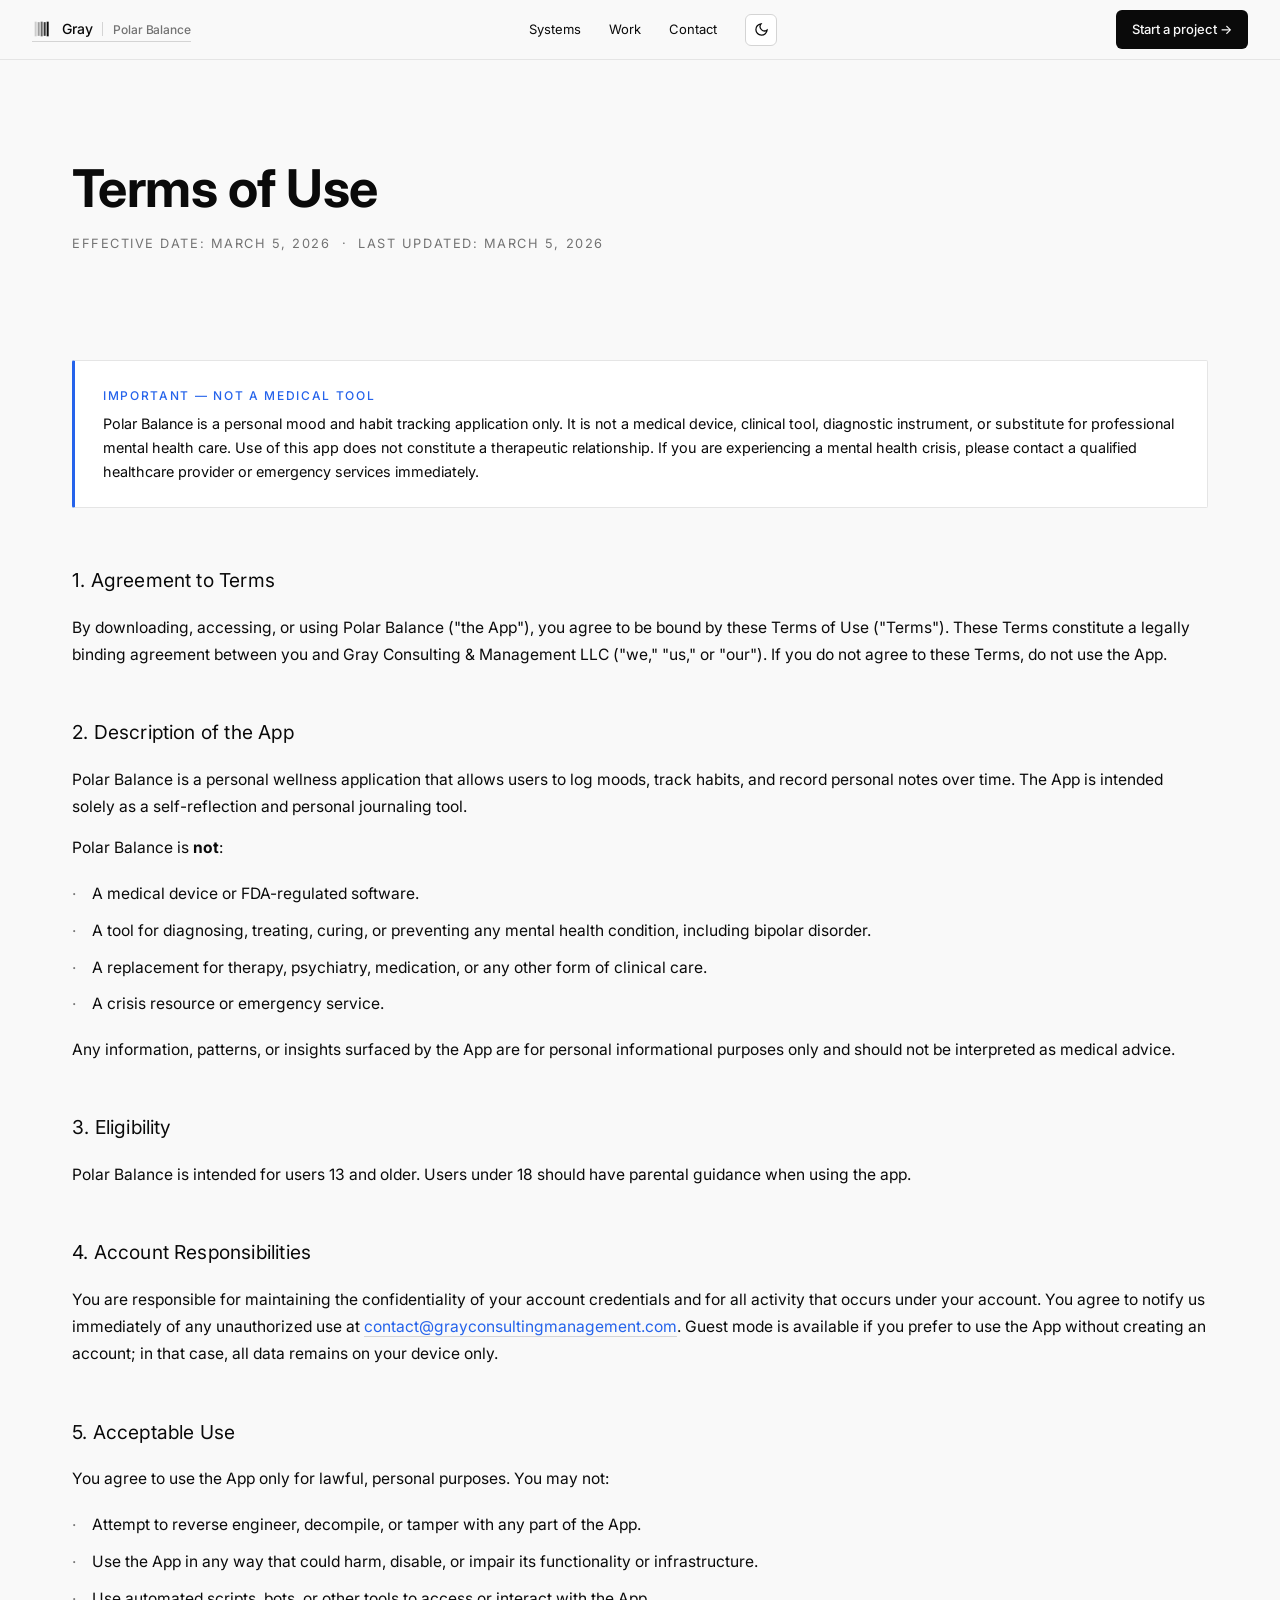
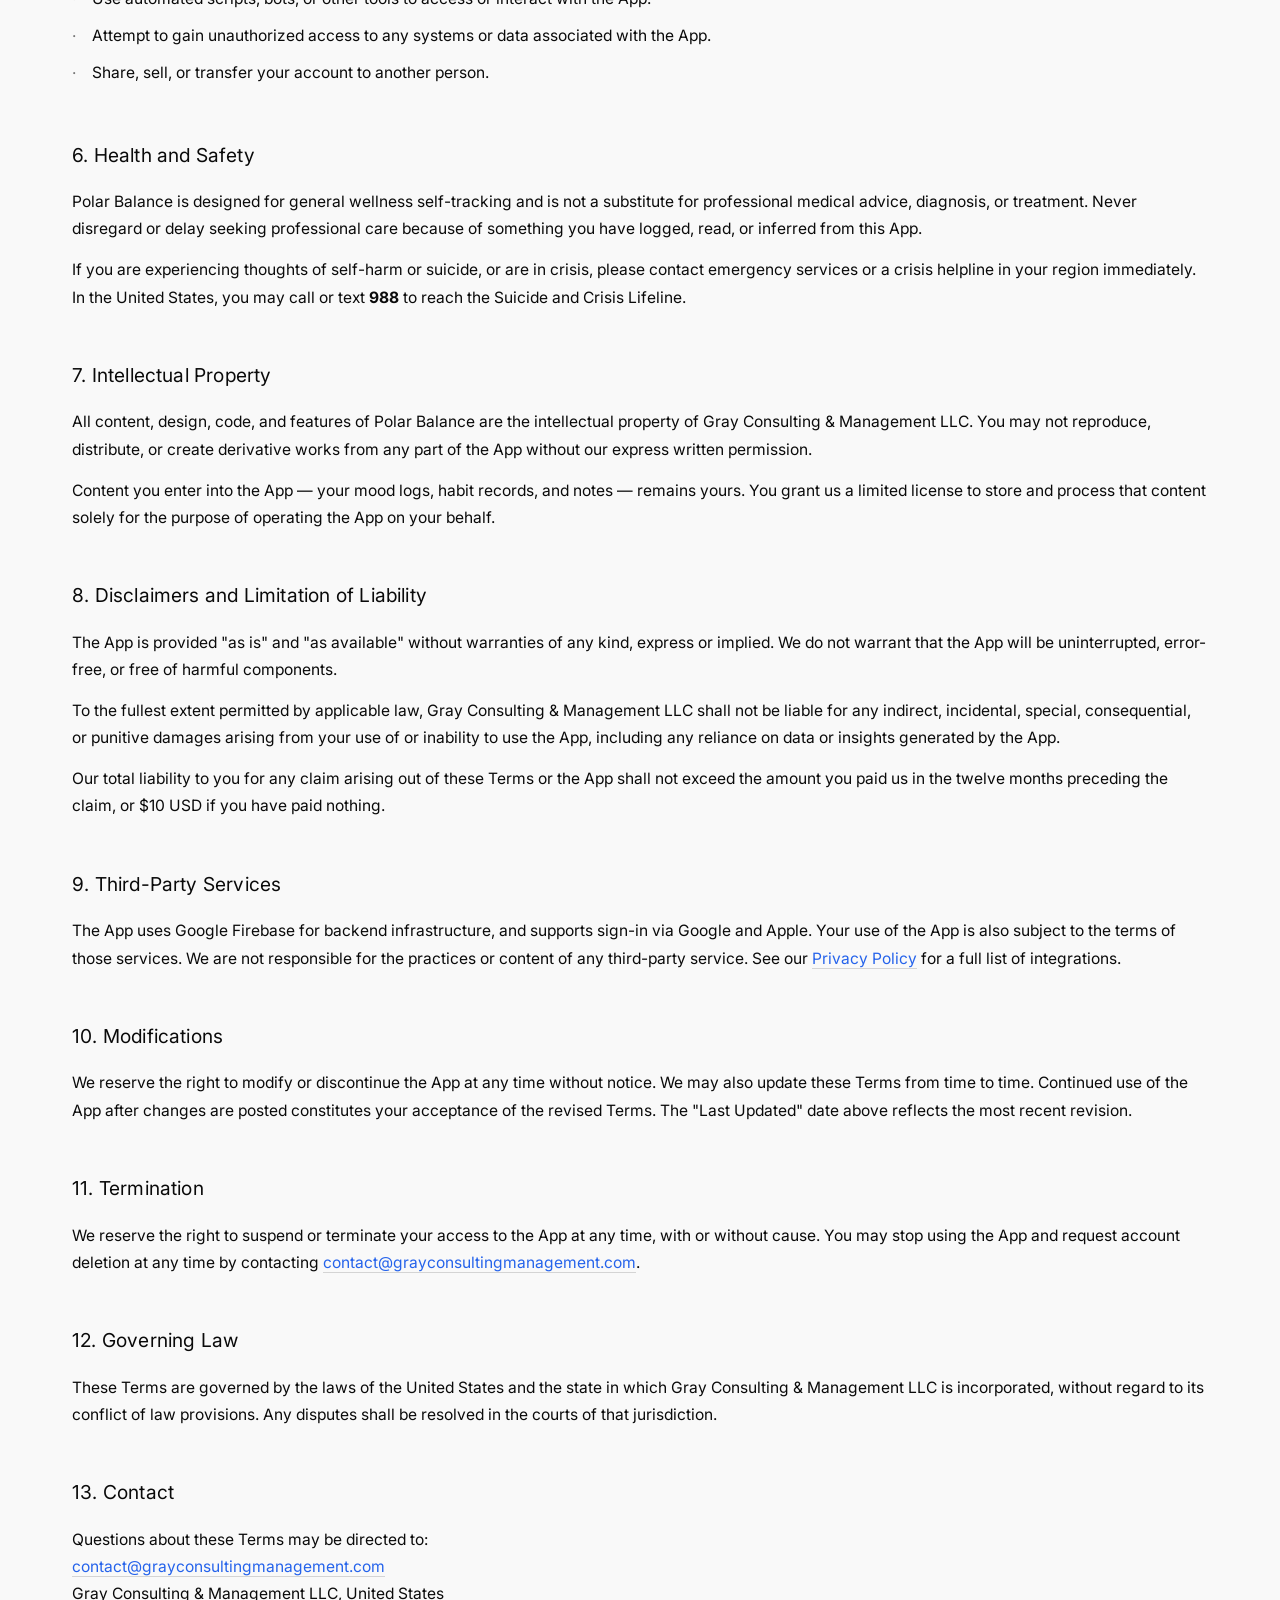
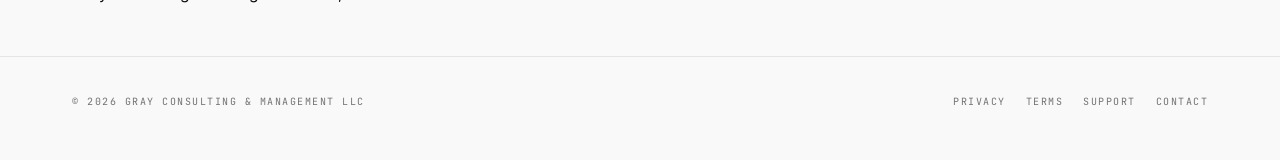
<file: PolarBalance/terms/index.html>
<!DOCTYPE html>
<html lang="en" data-theme="light">
<head>
  <meta charset="UTF-8">
  <meta name="viewport" content="width=device-width, initial-scale=1.0">
  <title>Terms of Use — Polar Balance</title>
  <meta name="robots" content="noindex, follow">
  <script>
    (function() {
      var t = localStorage.getItem('gc-theme');
      if (t === 'dark') document.documentElement.setAttribute('data-theme','dark');
    })();
  </script>
  <link rel="preconnect" href="https://fonts.googleapis.com">
  <link rel="preconnect" href="https://fonts.gstatic.com" crossorigin>
  <link href="https://fonts.googleapis.com/css2?family=Inter:ital,wght@0,300;0,400;0,500;0,600;1,300;1,400;1,500&family=JetBrains+Mono:wght@400;500&family=Caveat:wght@400;500;600&display=swap" rel="stylesheet">
  <link rel="icon" type="image/svg+xml" href="../../favicon.svg">
  <link rel="stylesheet" href="../../gray-site.css">
  <style>
    :root {
      --text: var(--fg);
      --text-dim: var(--dim);
      --text-mute: var(--mute);
      --muted: var(--mute);
      --accent: var(--signal);
      --highlight: var(--signal);
      --font-display: 'Inter', system-ui, sans-serif;
      --font-sans: 'Inter', system-ui, sans-serif;
      --font-mono: 'JetBrains Mono', ui-monospace, monospace;
      --max: 1200px;
      --ease: cubic-bezier(0.22, 1, 0.36, 1);
    }

    [data-theme="light"] .disclaimer-banner p {
      color: var(--fg);
    }

    body { overflow-x: hidden; line-height: 1.75; min-height: 100vh; }

    .page {
      position: relative;
      z-index: 2;
    }

    .container {
      width: 100%;
      max-width: var(--max);
      margin: 0 auto;
      padding: 0 32px;
    }

    header {
      padding-top: 120px;
      display: flex;
      align-items: baseline;
      gap: 1.25rem;
      flex-wrap: wrap;
      margin-bottom: 1.5rem;
    }

    header .brand {
      font-family: var(--font-display);
      font-size: 1.25rem;
      letter-spacing: 0.02em;
      color: var(--text);
      text-decoration: none;
    }

    header .separator { color: var(--muted); font-size: 0.8rem; }

    header .doc-label {
      font-size: 0.75rem;
      letter-spacing: 0.18em;
      text-transform: uppercase;
      color: var(--muted);
      font-family: var(--font-mono);
    }

    main {
      max-width: 760px;
      margin: 0 auto;
      padding: 100px 0 7rem;
    }

    .nav-brand { color: var(--fg); }

    .nav-links a {
      color: inherit;
      text-decoration: none;
      border-bottom: none;
    }

    .title-block {
      margin-bottom: 4rem;
      padding-bottom: 2.5rem;
    }

    .title-block h1 {
      font-family: var(--font-display);
      font-size: clamp(2.2rem, 5vw, 3.25rem);
      line-height: 1.1;
      letter-spacing: -0.01em;
      margin-bottom: 1rem;
      color: var(--text);
    }

    .meta {
      font-size: 0.8rem;
      letter-spacing: 0.12em;
      text-transform: uppercase;
      color: var(--muted);
    }

    .disclaimer-banner {
      background: var(--surface);
      border: 1px solid var(--border);
      border-left: 3px solid var(--accent);
      padding: 1.5rem 1.75rem;
      margin-bottom: 3.5rem;
      border-radius: 2px;
    }

    .disclaimer-banner p {
      font-size: 0.9rem;
      color: var(--highlight);
      line-height: 1.65;
    }

    .disclaimer-banner strong {
      font-weight: 500;
      display: block;
      margin-bottom: 0.4rem;
      font-size: 0.75rem;
      letter-spacing: 0.14em;
      text-transform: uppercase;
      color: var(--accent);
    }

    section { margin-bottom: 3rem; }

    h2 {
      font-family: var(--font-display);
      font-size: 1.2rem;
      font-weight: 400;
      letter-spacing: 0.01em;
      color: var(--text);
      margin-bottom: 1rem;
    }

    p {
      color: var(--text);
      margin-bottom: 0.85rem;
      font-size: 0.975rem;
    }

    p:last-child { margin-bottom: 0; }

    ul {
      list-style: none;
      padding: 0;
      margin: 0.5rem 0 0.85rem;
    }

    ul li {
      font-size: 0.975rem;
      color: var(--text);
      padding: 0.3rem 0 0.3rem 1.25rem;
      position: relative;
    }

    ul li::before {
      content: '·';
      position: absolute;
      left: 0;
      color: var(--muted);
    }

    a {
      color: var(--accent);
      text-decoration: none;
      border-bottom: 1px solid var(--border-2);
      transition: border-color 0.2s;
    }

    a:hover { border-color: var(--accent); }

    footer {
      border-top: 1px solid var(--border);
      padding: 36px 0 50px;
    }

    .footer-inner {
      max-width: var(--max);
      margin: 0 auto;
      padding: 0 32px;
      display: flex;
      align-items: center;
      justify-content: space-between;
      flex-wrap: wrap;
      gap: 20px;
      font-family: var(--font-mono);
      font-size: 10px;
      letter-spacing: 0.15em;
      text-transform: uppercase;
      color: var(--muted);
    }

    .footer-links { display: flex; gap: 20px; }

    .footer-links a {
      color: var(--muted);
      border-bottom: none;
    }

    .footer-links a:hover { color: var(--text); }

    @media (max-width: 960px) {
      .nav-brand .tag { display: none; }
      .nav-links a { display: none; }
    }
    @media (max-width: 640px) {
      .container, .footer-inner, .nav { padding-left: 20px; padding-right: 20px; }
      main { padding-top: 180px; padding-bottom: 5rem; }
    }
  </style>
</head>
<body>
  <div class="page">
    <nav class="nav">
      <a href="../../index.html" class="nav-brand" aria-label="Gray Consulting home">
        <svg viewBox="0 0 120 120" width="20" height="20" fill="currentColor" aria-hidden="true">
          <rect x="16" y="16" width="12" height="88" opacity="0.18"/>
          <rect x="34" y="19" width="12" height="82" opacity="0.38"/>
          <rect x="52" y="16" width="12" height="88" opacity="0.6"/>
          <rect x="70" y="19" width="12" height="82" opacity="0.82"/>
          <rect x="88" y="16" width="12" height="88" opacity="1"/>
        </svg>
        <span>Gray</span>
        <span class="nav-sep" aria-hidden="true"></span>
        <span class="nav-tag">Polar Balance</span>
      </a>
      <div class="nav-links">
        <a href="../../index.html#systems">Systems</a>
        <a href="../../index.html#work">Work</a>
        <a href="../../index.html#contact">Contact</a>
        <button class="theme-toggle" id="themeToggle" aria-label="Toggle dark/light mode" type="button">
          <svg id="iconSun" viewBox="0 0 24 24" fill="none" stroke="currentColor" stroke-width="2" style="display:none">
            <circle cx="12" cy="12" r="5"/>
            <line x1="12" y1="1" x2="12" y2="3"/>
            <line x1="12" y1="21" x2="12" y2="23"/>
            <line x1="4.22" y1="4.22" x2="5.64" y2="5.64"/>
            <line x1="18.36" y1="18.36" x2="19.78" y2="19.78"/>
            <line x1="1" y1="12" x2="3" y2="12"/>
            <line x1="21" y1="12" x2="23" y2="12"/>
            <line x1="4.22" y1="19.78" x2="5.64" y2="18.36"/>
            <line x1="18.36" y1="5.64" x2="19.78" y2="4.22"/>
          </svg>
          <svg id="iconMoon" viewBox="0 0 24 24" fill="none" stroke="currentColor" stroke-width="2">
            <path d="M21 12.79A9 9 0 1 1 11.21 3 7 7 0 0 0 21 12.79z"/>
          </svg>
        </button>
      </div>
      <a href="../../index.html#contact" class="nav-cta">Start a project →</a>
    </nav>

    <main class="container" style="padding-top: 100px;">

    <div class="title-block">
      <h1>Terms of Use</h1>
      <p class="meta">Effective Date: March 5, 2026 &nbsp;·&nbsp; Last Updated: March 5, 2026</p>
    </div>

    <div class="disclaimer-banner">
      <strong>Important — Not a Medical Tool</strong>
      <p>Polar Balance is a personal mood and habit tracking application only. It is not a medical device, clinical tool, diagnostic instrument, or substitute for professional mental health care. Use of this app does not constitute a therapeutic relationship. If you are experiencing a mental health crisis, please contact a qualified healthcare provider or emergency services immediately.</p>
    </div>

    <section>
      <h2>1. Agreement to Terms</h2>
      <p>By downloading, accessing, or using Polar Balance ("the App"), you agree to be bound by these Terms of Use ("Terms"). These Terms constitute a legally binding agreement between you and Gray Consulting &amp; Management LLC ("we," "us," or "our"). If you do not agree to these Terms, do not use the App.</p>
    </section>

    <section>
      <h2>2. Description of the App</h2>
      <p>Polar Balance is a personal wellness application that allows users to log moods, track habits, and record personal notes over time. The App is intended solely as a self-reflection and personal journaling tool.</p>
      <p>Polar Balance is <strong>not</strong>:</p>
      <ul>
        <li>A medical device or FDA-regulated software.</li>
        <li>A tool for diagnosing, treating, curing, or preventing any mental health condition, including bipolar disorder.</li>
        <li>A replacement for therapy, psychiatry, medication, or any other form of clinical care.</li>
        <li>A crisis resource or emergency service.</li>
      </ul>
      <p>Any information, patterns, or insights surfaced by the App are for personal informational purposes only and should not be interpreted as medical advice.</p>
    </section>

    <section>
      <h2>3. Eligibility</h2>
      <p>Polar Balance is intended for users 13 and older. Users under 18 should have parental guidance when using the app.</p>
    </section>

    <section>
      <h2>4. Account Responsibilities</h2>
      <p>You are responsible for maintaining the confidentiality of your account credentials and for all activity that occurs under your account. You agree to notify us immediately of any unauthorized use at <a href="mailto:contact@grayconsultingmanagement.com">contact@grayconsultingmanagement.com</a>. Guest mode is available if you prefer to use the App without creating an account; in that case, all data remains on your device only.</p>
    </section>

    <section>
      <h2>5. Acceptable Use</h2>
      <p>You agree to use the App only for lawful, personal purposes. You may not:</p>
      <ul>
        <li>Attempt to reverse engineer, decompile, or tamper with any part of the App.</li>
        <li>Use the App in any way that could harm, disable, or impair its functionality or infrastructure.</li>
        <li>Use automated scripts, bots, or other tools to access or interact with the App.</li>
        <li>Attempt to gain unauthorized access to any systems or data associated with the App.</li>
        <li>Share, sell, or transfer your account to another person.</li>
      </ul>
    </section>

    <section>
      <h2>6. Health and Safety</h2>
      <p>Polar Balance is designed for general wellness self-tracking and is not a substitute for professional medical advice, diagnosis, or treatment. Never disregard or delay seeking professional care because of something you have logged, read, or inferred from this App.</p>
      <p>If you are experiencing thoughts of self-harm or suicide, or are in crisis, please contact emergency services or a crisis helpline in your region immediately. In the United States, you may call or text <strong>988</strong> to reach the Suicide and Crisis Lifeline.</p>
    </section>

    <section>
      <h2>7. Intellectual Property</h2>
      <p>All content, design, code, and features of Polar Balance are the intellectual property of Gray Consulting &amp; Management LLC. You may not reproduce, distribute, or create derivative works from any part of the App without our express written permission.</p>
      <p>Content you enter into the App — your mood logs, habit records, and notes — remains yours. You grant us a limited license to store and process that content solely for the purpose of operating the App on your behalf.</p>
    </section>

    <section>
      <h2>8. Disclaimers and Limitation of Liability</h2>
      <p>The App is provided "as is" and "as available" without warranties of any kind, express or implied. We do not warrant that the App will be uninterrupted, error-free, or free of harmful components.</p>
      <p>To the fullest extent permitted by applicable law, Gray Consulting &amp; Management LLC shall not be liable for any indirect, incidental, special, consequential, or punitive damages arising from your use of or inability to use the App, including any reliance on data or insights generated by the App.</p>
      <p>Our total liability to you for any claim arising out of these Terms or the App shall not exceed the amount you paid us in the twelve months preceding the claim, or $10 USD if you have paid nothing.</p>
    </section>

    <section>
      <h2>9. Third-Party Services</h2>
      <p>The App uses Google Firebase for backend infrastructure, and supports sign-in via Google and Apple. Your use of the App is also subject to the terms of those services. We are not responsible for the practices or content of any third-party service. See our <a href="/PolarBalance/privacy">Privacy Policy</a> for a full list of integrations.</p>
    </section>

    <section>
      <h2>10. Modifications</h2>
      <p>We reserve the right to modify or discontinue the App at any time without notice. We may also update these Terms from time to time. Continued use of the App after changes are posted constitutes your acceptance of the revised Terms. The "Last Updated" date above reflects the most recent revision.</p>
    </section>

    <section>
      <h2>11. Termination</h2>
      <p>We reserve the right to suspend or terminate your access to the App at any time, with or without cause. You may stop using the App and request account deletion at any time by contacting <a href="mailto:contact@grayconsultingmanagement.com">contact@grayconsultingmanagement.com</a>.</p>
    </section>

    <section>
      <h2>12. Governing Law</h2>
      <p>These Terms are governed by the laws of the United States and the state in which Gray Consulting &amp; Management LLC is incorporated, without regard to its conflict of law provisions. Any disputes shall be resolved in the courts of that jurisdiction.</p>
    </section>

    <section>
      <h2>13. Contact</h2>
      <p>Questions about these Terms may be directed to:<br>
      <a href="mailto:contact@grayconsultingmanagement.com">contact@grayconsultingmanagement.com</a><br>
      Gray Consulting &amp; Management LLC, United States</p>
    </section>

    </main>

    <footer>
      <div class="footer-inner">
        <span>&copy; 2026 Gray Consulting &amp; Management LLC</span>
        <div class="footer-links">
          <a href="../privacy/index.html">Privacy</a>
          <a href="index.html">Terms</a>
          <a href="../support/index.html">Support</a>
          <a href="mailto:contact@grayconsultingmanagement.com">Contact</a>
        </div>
      </div>
    </footer>
  </div>

  <script>
    (function initThemeToggle() {
      var toggle = document.getElementById('themeToggle');
      var iconSun = document.getElementById('iconSun');
      var iconMoon = document.getElementById('iconMoon');
      if (!toggle || !iconSun || !iconMoon) return;
      function applyTheme(theme) {
        document.documentElement.setAttribute('data-theme', theme);
        localStorage.setItem('gc-theme', theme);
        iconSun.style.display = theme === 'dark' ? '' : 'none';
        iconMoon.style.display = theme === 'dark' ? 'none' : '';
      }
      applyTheme(document.documentElement.getAttribute('data-theme') || 'light');
      toggle.addEventListener('click', function () {
        var cur = document.documentElement.getAttribute('data-theme') || 'light';
        applyTheme(cur === 'dark' ? 'light' : 'dark');
      });
    })();
  </script>
</body>
</html>
</file>
<file: gray-site.css>
/* Gray Consulting — shared shell (keep in sync with index.html homepage) */
/* ─────────────────────────────────────────
   TOKENS
───────────────────────────────────────── */
:root {
  --bg:          #F9F9F9;
  --surface:     #FFFFFF;
  --border:      #E5E5E5;
  --border-2:    #D4D4D4;
  --fg:          #0A0A0A;
  --dim:         #0A0A0A;
  --mute:        #737373;
  --signal:      #2563EB;
  --signal-bg:   rgba(37,99,235,0.08);
  --signal-glow: rgba(37,99,235,0.2);
  --nav-bg:      rgba(249,249,249,0.92);
  --ease:        cubic-bezier(0.22,1,0.36,1);
}
[data-theme="dark"] {
  --bg:          #0A0A0A;
  --surface:     #111111;
  --border:      #1F1F1F;
  --border-2:    #2A2A2A;
  --fg:          #FAFAFA;
  --dim:         #FAFAFA;
  --mute:        #6B6B6B;
  --signal:      #60A5FA;
  --signal-bg:   rgba(96,165,250,0.09);
  --signal-glow: rgba(96,165,250,0.2);
  --nav-bg:      rgba(10,10,10,0.92);
}

/* ─────────────────────────────────────────
   RESET (shell)
───────────────────────────────────────── */
*,*::before,*::after { box-sizing:border-box; margin:0; padding:0; }
html { scroll-behavior:smooth; }
body {
  background:var(--bg); color:var(--fg);
  font-family:'Inter',system-ui,sans-serif;
  font-size:16px; line-height:1.5;
  transition:background .3s ease,color .3s ease;
}
a { color:inherit; text-decoration:none; }
button { font-family:inherit; cursor:pointer; }
input,textarea { font-family:inherit; }

/* ─────────────────────────────────────────
   NAV
───────────────────────────────────────── */
.nav {
  position:sticky; top:0; z-index:50;
  display:flex; align-items:center; justify-content:space-between;
  padding:0 32px; height:60px;
  background:var(--nav-bg); backdrop-filter:blur(18px);
  border-bottom:1px solid var(--border);
}
.nav-brand {
  display:flex; align-items:center; gap:10px;
  font-size:14px; font-weight:500; letter-spacing:-0.01em;
}
.nav-sep { width:1px; height:14px; background:var(--border-2); }
.nav-tag { font-size:12px; color:var(--mute); }
.nav-links { display:flex; align-items:center; gap:28px; }
.nav-links a { font-size:13px; color:var(--dim); transition:color .2s; }
.nav-links a:hover { color:var(--fg); }
.theme-toggle {
  display:flex; align-items:center; justify-content:center;
  width:32px; height:32px; border:1px solid var(--border-2); border-radius:6px;
  background:var(--surface); color:var(--dim);
  transition:border-color .2s,color .2s;
}
.theme-toggle:hover { border-color:var(--signal); color:var(--signal); }
.theme-toggle svg { width:15px; height:15px; }
.nav-cta {
  display:inline-flex; align-items:center; justify-content:center;
  padding:8px 16px; border-radius:6px;
  background:var(--fg); color:var(--bg); border:none;
  font-size:13px; font-weight:500;
  text-decoration:none;
  transition:opacity .2s;
}
.nav-cta:hover { opacity:.8; }


@media (max-width:960px) {
  .nav-tag,.nav-cta { display:none; }
}
@media (max-width:600px) {
  .nav-links a { display:none; }
  .nav-links .theme-toggle { display:flex; }
}
</file>
